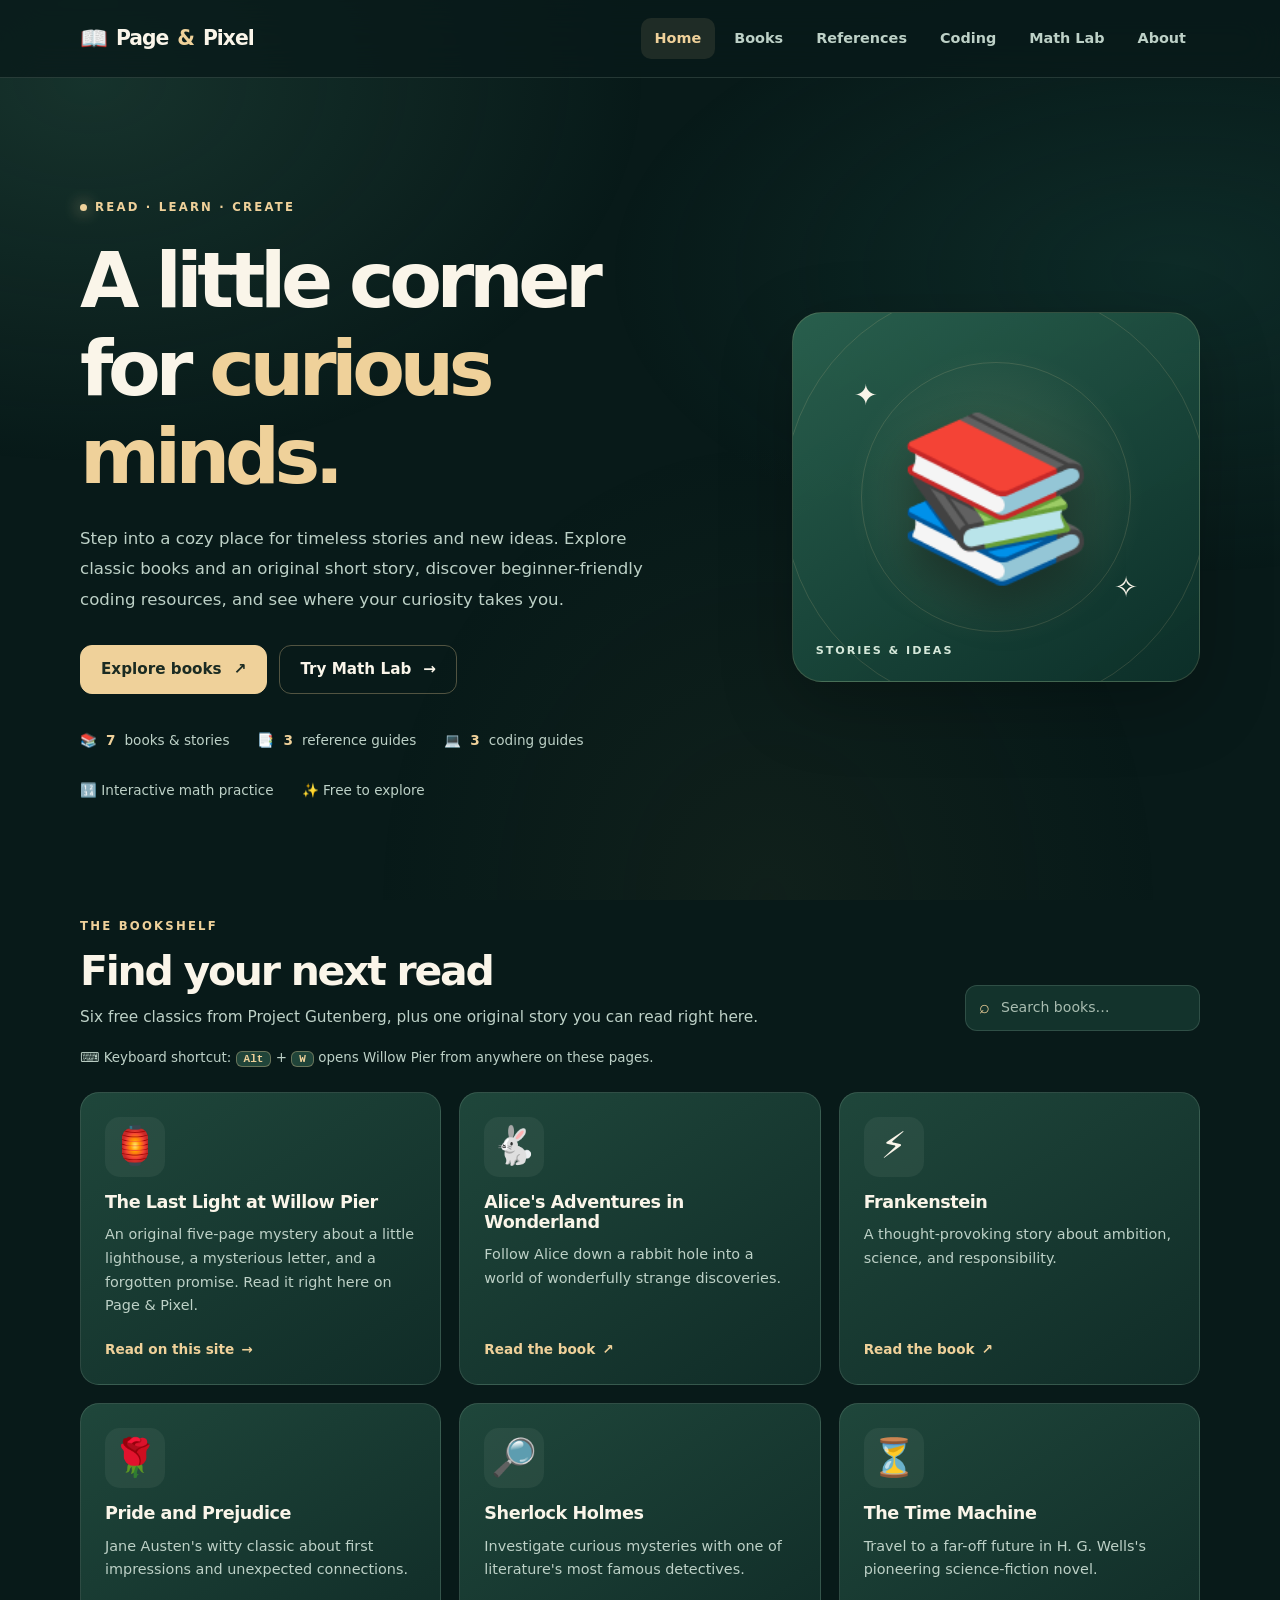
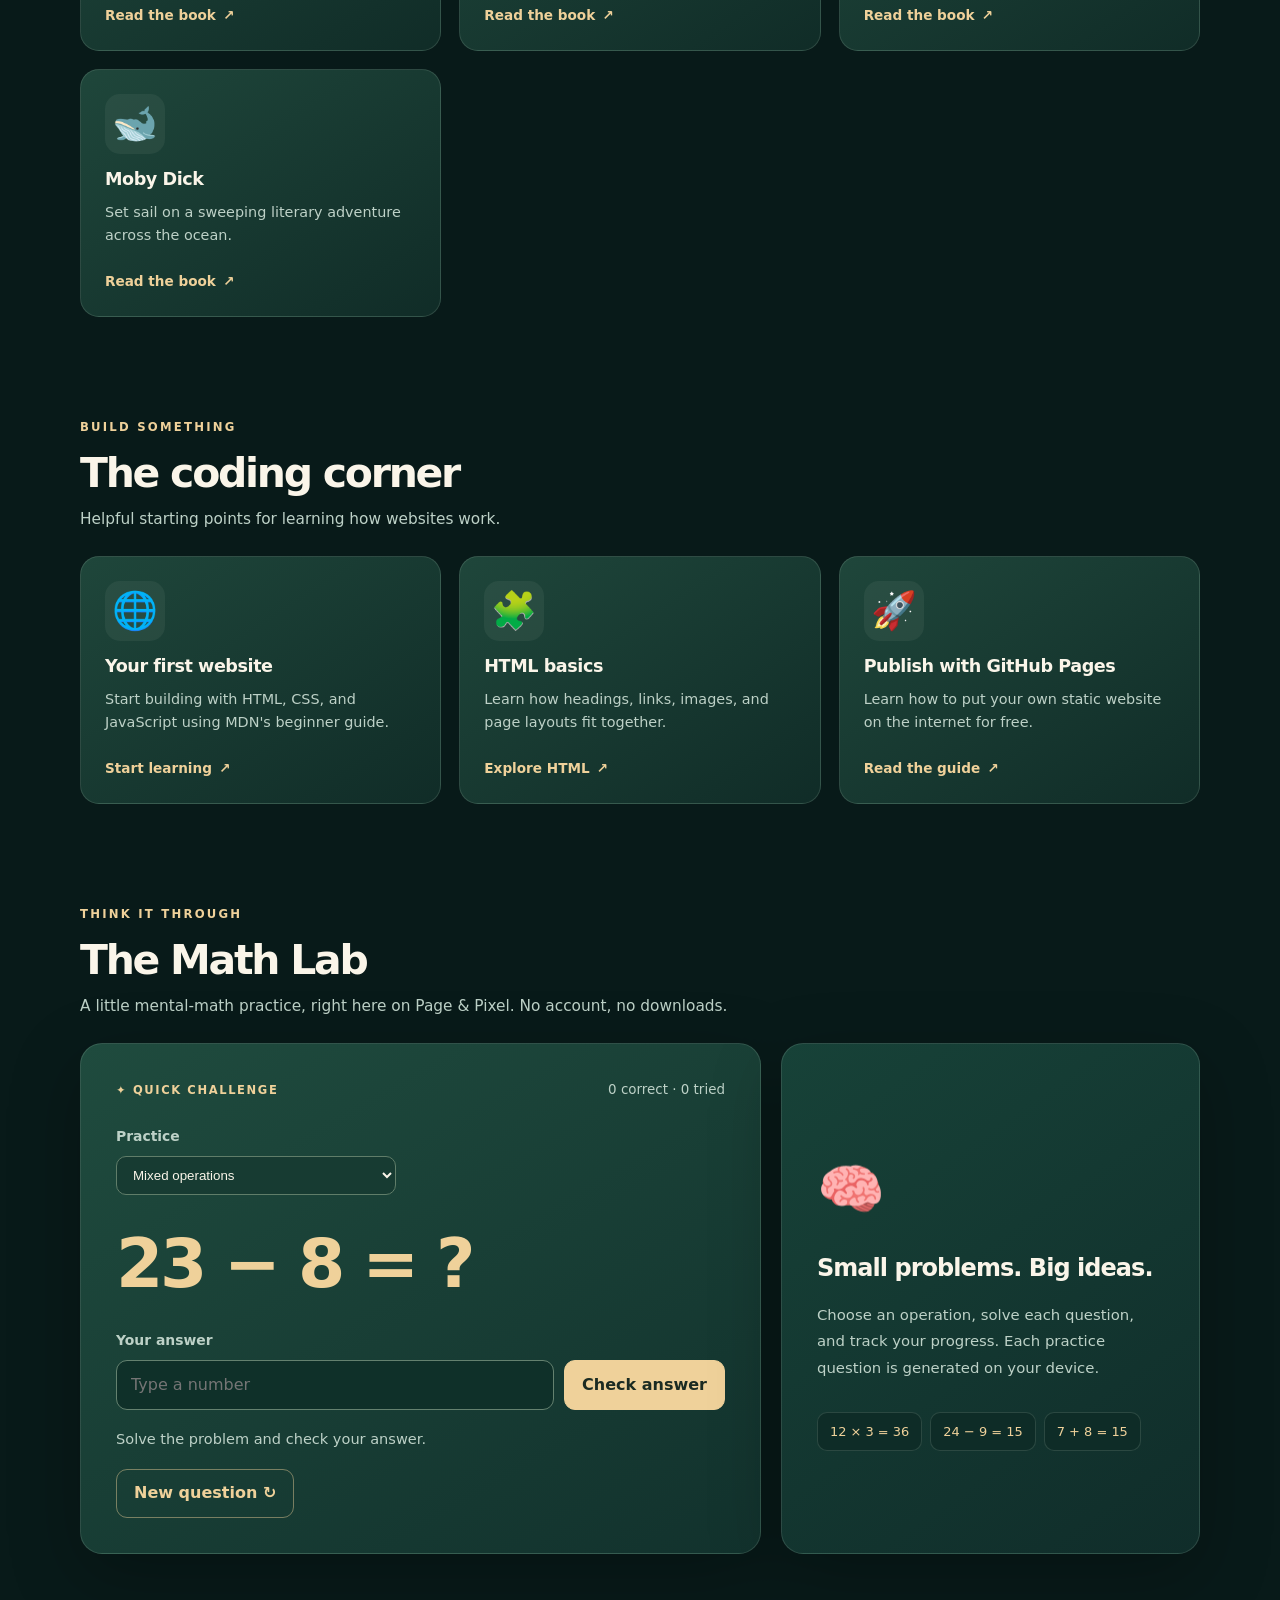
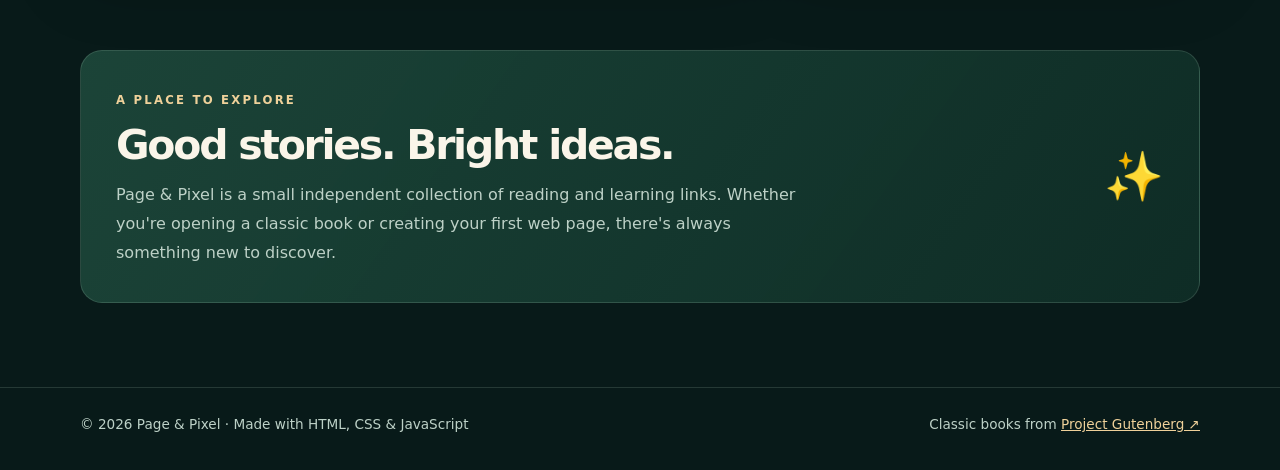
<file: index.html>
<!DOCTYPE html>

<html lang="en">
<head>
<meta charset="utf-8"/>
<meta content="width=device-width, initial-scale=1" name="viewport"/>
<meta content="#0b2421" name="theme-color"/>
<meta content="Page &amp; Pixel is a cozy corner for classic books, an original short story, and beginner-friendly coding resources." name="description"/>
<title>Page &amp; Pixel | Read. Learn. Create.</title>
<link href="assets/css/home.css" rel="stylesheet"/>
<link href="assets/img/bookmark.svg" rel="icon" type="image/svg+xml"/></head>
<body>
<a class="skip" href="#main">Skip to content</a>
<div aria-hidden="true" class="progress" id="progress"></div>
<header class="site-header" id="home">
<div class="container header-inner">
<a aria-label="Page and Pixel homepage" class="brand" href="#home"><span aria-hidden="true" class="brand-mark">📖</span> Page <b>&amp;</b> Pixel</a>
<button aria-controls="siteNav" aria-expanded="false" aria-label="Open navigation" class="nav-toggle" id="navToggle">☰</button>
<nav aria-label="Main navigation" class="nav" id="siteNav">
<a aria-current="location" href="#home">Home</a>
<a href="#books">Books</a>
<a href="#references">References</a>
<a href="#coding">Coding</a>
<a href="#math">Math Lab</a>
<a href="#about">About</a>
</nav>
</div>
</header>
<main class="container" id="main">
<section aria-labelledby="welcome-title" class="hero">
<div class="reveal">
<div class="eyebrow"><span aria-hidden="true" class="dot"></span> Read · Learn · Create</div>
<h1 id="welcome-title">A little corner for <span class="accent">curious minds.</span></h1>
<p>Step into a cozy place for timeless stories and new ideas. Explore classic books and an original short story, discover beginner-friendly coding resources, and see where your curiosity takes you.</p>
<div class="buttons">
<a class="button" href="#books">Explore books <span aria-hidden="true">↗</span></a>
<a class="button secondary" href="#math">Try Math Lab <span aria-hidden="true">→</span></a>
</div>
<div aria-label="Site highlights" class="stats">
<div class="stat">📚 <strong>7</strong> books &amp; stories</div>
<div class="stat">📑 <strong>3</strong> reference guides</div>
          <div class="stat">💻 <strong>3</strong> coding guides</div>
<div class="stat">🔢 Interactive math practice</div>
<div class="stat">✨ Free to explore</div>
</div>
</div>
<div aria-hidden="true" class="hero-visual reveal">
<div class="halo"></div>
<span class="orbit one">✦</span><span class="orbit two">✧</span>
<span class="hero-book">📚</span>
<span class="art-caption">Stories &amp; ideas</span>
</div>
</section>
<section aria-labelledby="books-title" class="content-section" id="books">
<div class="section-top reveal">
<div><div class="eyebrow">The bookshelf</div><h2 id="books-title">Find your next read</h2><p class="section-description">Six free classics from Project Gutenberg, plus one original story you can read right here.</p></div>
<label class="search-wrap"><span aria-hidden="true">⌕</span><input aria-label="Search books" autocomplete="off" id="bookSearch" placeholder="Search books…" type="search"/></label>
</div>
<p class="keyboard-hint reveal">⌨️ Keyboard shortcut: <kbd>Alt</kbd> + <kbd>W</kbd> opens Willow Pier from anywhere on these pages.</p>
<div class="cards" id="bookCards">
<a class="card reveal" href="willow-pier.html"><span aria-hidden="true" class="emoji">🏮</span><h3>The Last Light at Willow Pier</h3><p>An original five-page mystery about a little lighthouse, a mysterious letter, and a forgotten promise. Read it right here on Page &amp; Pixel.</p><span class="card-link">Read on this site <span aria-hidden="true">→</span></span></a>
<a class="card reveal" href="https://www.gutenberg.org/ebooks/11" rel="noopener noreferrer" target="_blank"><span aria-hidden="true" class="emoji">🐇</span><h3>Alice's Adventures in Wonderland</h3><p>Follow Alice down a rabbit hole into a world of wonderfully strange discoveries.</p><span class="card-link">Read the book <span aria-hidden="true">↗</span></span></a>
<a class="card reveal" href="https://www.gutenberg.org/ebooks/84" rel="noopener noreferrer" target="_blank"><span aria-hidden="true" class="emoji">⚡</span><h3>Frankenstein</h3><p>A thought-provoking story about ambition, science, and responsibility.</p><span class="card-link">Read the book <span aria-hidden="true">↗</span></span></a>
<a class="card reveal" href="https://www.gutenberg.org/ebooks/1342" rel="noopener noreferrer" target="_blank"><span aria-hidden="true" class="emoji">🌹</span><h3>Pride and Prejudice</h3><p>Jane Austen's witty classic about first impressions and unexpected connections.</p><span class="card-link">Read the book <span aria-hidden="true">↗</span></span></a>
<a class="card reveal" href="https://www.gutenberg.org/ebooks/1661" rel="noopener noreferrer" target="_blank"><span aria-hidden="true" class="emoji">🔎</span><h3>Sherlock Holmes</h3><p>Investigate curious mysteries with one of literature's most famous detectives.</p><span class="card-link">Read the book <span aria-hidden="true">↗</span></span></a>
<a class="card reveal" href="https://www.gutenberg.org/ebooks/35" rel="noopener noreferrer" target="_blank"><span aria-hidden="true" class="emoji">⏳</span><h3>The Time Machine</h3><p>Travel to a far-off future in H. G. Wells's pioneering science-fiction novel.</p><span class="card-link">Read the book <span aria-hidden="true">↗</span></span></a>
<a class="card reveal" href="https://www.gutenberg.org/ebooks/2701" rel="noopener noreferrer" target="_blank"><span aria-hidden="true" class="emoji">🐋</span><h3>Moby Dick</h3><p>Set sail on a sweeping literary adventure across the ocean.</p><span class="card-link">Read the book <span aria-hidden="true">↗</span></span></a>
</div>
<p class="empty" hidden="" id="emptySearch" role="status">No matching books found. Try another title!</p>
</section>
<section aria-labelledby="coding-title" class="content-section" id="coding">
<div class="section-top reveal">
<div><div class="eyebrow">Build something</div><h2 id="coding-title">The coding corner</h2><p class="section-description">Helpful starting points for learning how websites work.</p></div>
</div>
<div class="cards">
<a class="card reveal" href="https://developer.mozilla.org/en-US/docs/Learn_web_development/Getting_started/Your_first_website" rel="noopener noreferrer" target="_blank"><span aria-hidden="true" class="emoji">🌐</span><h3>Your first website</h3><p>Start building with HTML, CSS, and JavaScript using MDN's beginner guide.</p><span class="card-link">Start learning <span aria-hidden="true">↗</span></span></a>
<a class="card reveal" href="https://www.w3schools.com/html/" rel="noopener noreferrer" target="_blank"><span aria-hidden="true" class="emoji">🧩</span><h3>HTML basics</h3><p>Learn how headings, links, images, and page layouts fit together.</p><span class="card-link">Explore HTML <span aria-hidden="true">↗</span></span></a>
<a class="card reveal" href="https://docs.github.com/en/pages/getting-started-with-github-pages/creating-a-github-pages-site" rel="noopener noreferrer" target="_blank"><span aria-hidden="true" class="emoji">🚀</span><h3>Publish with GitHub Pages</h3><p>Learn how to put your own static website on the internet for free.</p><span class="card-link">Read the guide <span aria-hidden="true">↗</span></span></a>
</div>
</section>
<section aria-labelledby="math-title" class="content-section" id="math">
<div class="section-top reveal">
<div><div class="eyebrow">Think it through</div><h2 id="math-title">The Math Lab</h2><p class="section-description">A little mental-math practice, right here on Page &amp; Pixel. No account, no downloads.</p></div>
</div>
<div class="math-layout">
<div class="math-panel reveal">
<div class="math-panel-head"><span class="math-tag">✦ QUICK CHALLENGE</span><span aria-live="polite" class="math-score" id="mathScore">0 correct · 0 tried</span></div>
<form autocomplete="off" id="mathForm">
<label class="math-mode-label" for="mathMode">Practice</label>
<select aria-label="Choose math operation" id="mathMode">
<option value="mix">Mixed operations</option>
<option value="add">Addition</option>
<option value="subtract">Subtraction</option>
<option value="multiply">Multiplication</option>
</select>
<div aria-live="polite" class="math-question" id="mathQuestion">8 + 5 = ?</div>
<label class="math-answer-label" for="mathAnswer">Your answer</label>
<div class="math-answer-row"><input id="mathAnswer" inputmode="numeric" placeholder="Type a number" required="" step="1" type="number"/><button id="mathCheck" type="submit">Check answer</button></div>
<p aria-live="polite" class="math-feedback" id="mathFeedback">Solve the problem and check your answer.</p>
<button class="math-next" id="mathNext" type="button">New question ↻</button>
</form>
</div>
<aside class="math-aside reveal">
<span aria-hidden="true" class="math-aside-icon">🧠</span>
<h3>Small problems. Big ideas.</h3>
<p>Choose an operation, solve each question, and track your progress. Each practice question is generated on your device.</p>
<div aria-hidden="true" class="math-mini-equations"><span>12 × 3 = 36</span><span>24 − 9 = 15</span><span>7 + 8 = 15</span></div>
</aside>
</div>
</section>
<section aria-labelledby="about-title" class="content-section" id="about">
<div class="about reveal">
<div><div class="eyebrow">A place to explore</div><h2 id="about-title">Good stories. Bright ideas.</h2><p>Page &amp; Pixel is a small independent collection of reading and learning links. Whether you're opening a classic book or creating your first web page, there's always something new to discover.</p></div>
<span aria-hidden="true" class="about-emoji">✨</span>
</div>
</section>
</main>
<footer><div class="container footer-inner"><span>© <span id="year">2026</span> Page &amp; Pixel · Made with HTML, CSS &amp; JavaScript</span><span>Classic books from <a href="https://www.gutenberg.org/" rel="noopener noreferrer" target="_blank">Project Gutenberg ↗</a></span></div></footer>
<button aria-label="Back to top" class="to-top" id="toTop" type="button">↑</button>
<script defer src="assets/js/home.js"></script>
</body>
</html>
</file>
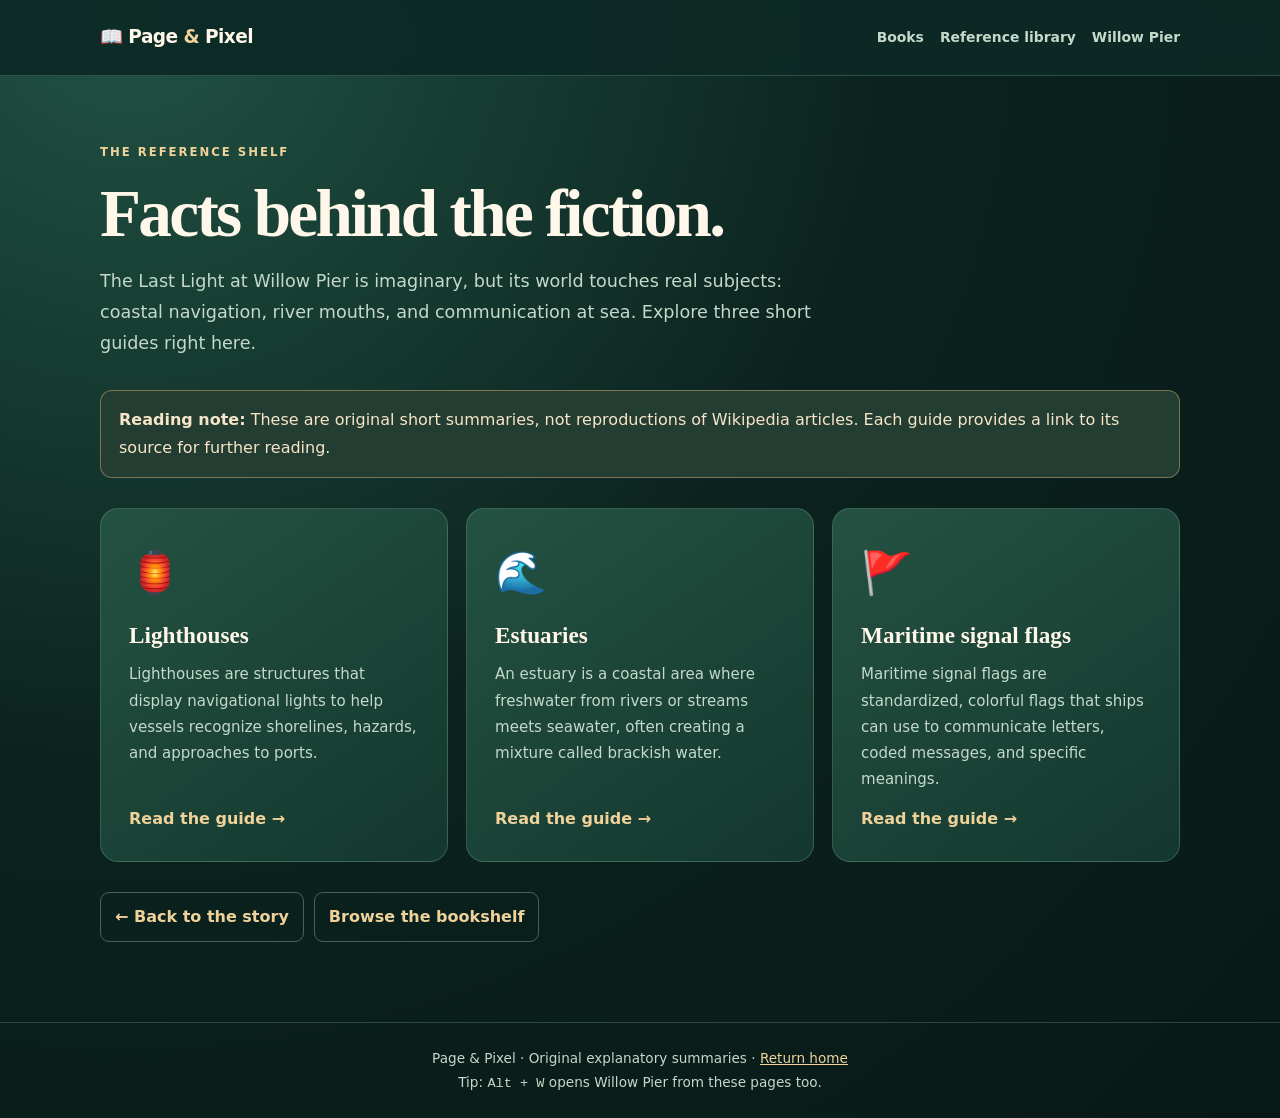
<file: references/index.html>
<!doctype html>
<html lang="en">
<head>
<meta charset="utf-8"><meta name="viewport" content="width=device-width,initial-scale=1">
<meta name="theme-color" content="#0b2421"><meta name="description" content="Learn about lighthouses, estuaries, and maritime signal flags with original reference notes.">
<title>Reference Library | Page &amp; Pixel</title>
<link rel="icon" type="image/svg+xml" href="../assets/img/bookmark.svg">
<link rel="stylesheet" href="../assets/css/references.css">
<script src="../assets/js/reference-quiz.js" defer></script>
</head>
<body>
<a href="#main" class="skip">Skip to main content</a>
<header class="top"><div class="top-inner"><a class="brand" href="../index.html">📖 Page <b>&amp;</b> Pixel</a><nav class="nav" aria-label="Site"><a href="../index.html#books">Books</a><a href="index.html">Reference library</a><a href="../willow-pier.html#reader">Willow Pier</a></nav></div></header>
<main id="main">
<p class="eyebrow">The reference shelf</p><h1>Facts behind the fiction.</h1><p class="lead">The Last Light at Willow Pier is imaginary, but its world touches real subjects: coastal navigation, river mouths, and communication at sea. Explore three short guides right here.</p><div class="note"><strong>Reading note:</strong> These are original short summaries, not reproductions of Wikipedia articles. Each guide provides a link to its source for further reading.</div><div class="tiles"><a class="tile" href="lighthouses.html"><span class="icon" aria-hidden="true">🏮</span><h2>Lighthouses</h2><p>Lighthouses are structures that display navigational lights to help vessels recognize shorelines, hazards, and approaches to ports.</p><span class="more">Read the guide →</span></a>
<a class="tile" href="estuaries.html"><span class="icon" aria-hidden="true">🌊</span><h2>Estuaries</h2><p>An estuary is a coastal area where freshwater from rivers or streams meets seawater, often creating a mixture called brackish water.</p><span class="more">Read the guide →</span></a>
<a class="tile" href="signal-flags.html"><span class="icon" aria-hidden="true">🚩</span><h2>Maritime signal flags</h2><p>Maritime signal flags are standardized, colorful flags that ships can use to communicate letters, coded messages, and specific meanings.</p><span class="more">Read the guide →</span></a></div><div class="related-nav"><a href="../willow-pier.html#reader">← Back to the story</a><a href="../index.html#books">Browse the bookshelf</a></div></main>
<footer class="page-foot">Page &amp; Pixel · Original explanatory summaries · <a href="../index.html">Return home</a><br>Tip: <kbd>Alt + W</kbd> opens Willow Pier from these pages too.</footer>
<script src="../assets/js/reference-shortcuts.js" defer></script>
</body></html>
</file>
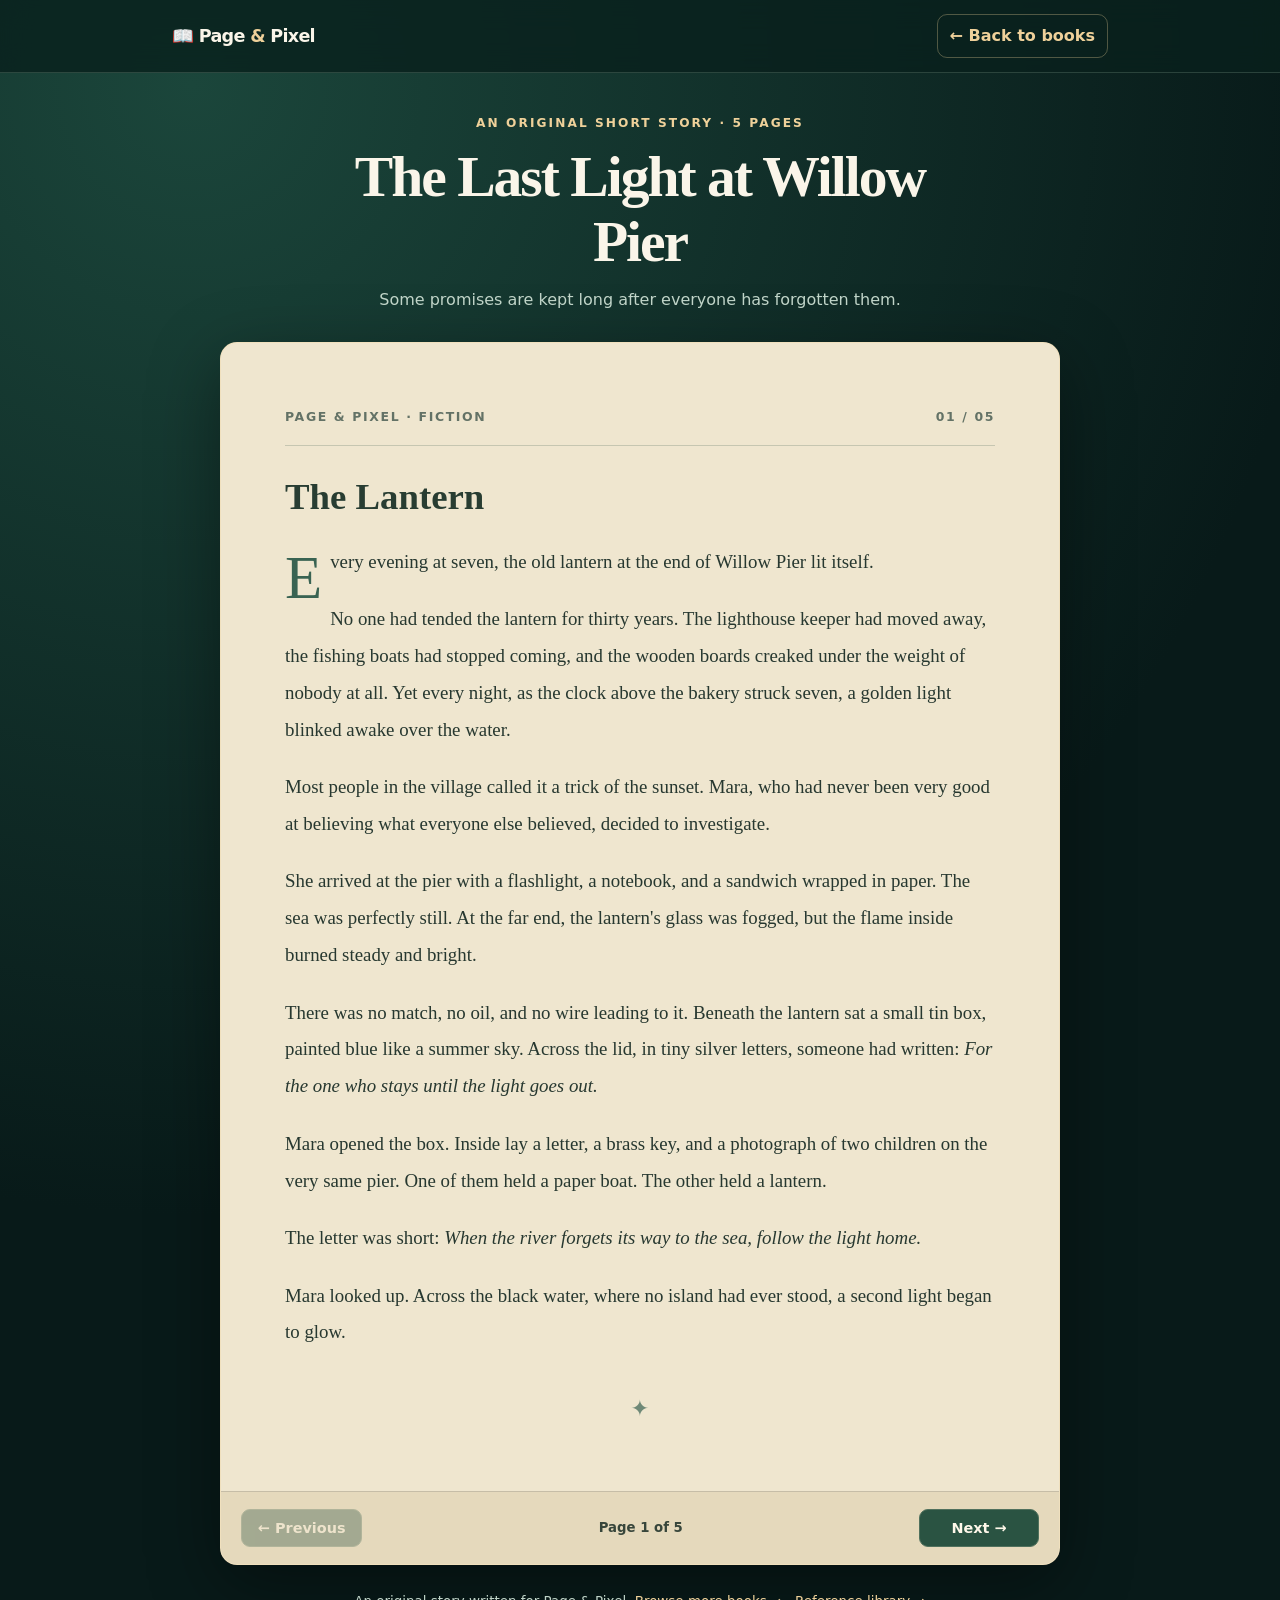
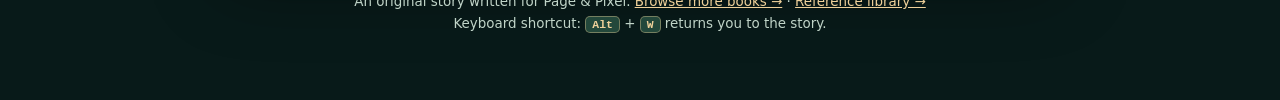
<file: willow-pier.html>
<!DOCTYPE html>

<html lang="en">
<head>
<meta charset="utf-8"/>
<meta content="width=device-width, initial-scale=1" name="viewport"/>
<meta content="#0b2421" name="theme-color"/>
<meta content="Read The Last Light at Willow Pier, an original five-page short story from Page &amp; Pixel." name="description"/>
<title>The Last Light at Willow Pier | Page &amp; Pixel</title>
<link href="assets/css/reader.css" rel="stylesheet"/>
<link href="assets/img/bookmark.svg" rel="icon" type="image/svg+xml"/></head>
<body>
<a class="skip" href="#reader">Skip to story</a>
<header class="top"><div class="top-inner"><a class="brand" href="index.html">📖 Page <b>&amp;</b> Pixel</a><a class="back" href="index.html#books">← Back to books</a></div></header>
<main>
<div class="intro"><div class="label">An original short story · 5 pages</div><h1>The Last Light at Willow Pier</h1><p class="subtitle">Some promises are kept long after everyone has forgotten them.</p></div>
<div class="reader" id="reader">
<article aria-label="Page 1 of 5" class="page story" data-page="1">
<div class="page-head"><span>Page &amp; Pixel · Fiction</span><span>01 / 05</span></div>
<h2 class="chapter-title">The Lantern</h2>
<p>Every evening at seven, the old lantern at the end of Willow Pier lit itself.</p>
<p>No one had tended the lantern for thirty years. The lighthouse keeper had moved away, the fishing boats had stopped coming, and the wooden boards creaked under the weight of nobody at all. Yet every night, as the clock above the bakery struck seven, a golden light blinked awake over the water.</p>
<p>Most people in the village called it a trick of the sunset. Mara, who had never been very good at believing what everyone else believed, decided to investigate.</p>
<p>She arrived at the pier with a flashlight, a notebook, and a sandwich wrapped in paper. The sea was perfectly still. At the far end, the lantern's glass was fogged, but the flame inside burned steady and bright.</p>
<p>There was no match, no oil, and no wire leading to it. Beneath the lantern sat a small tin box, painted blue like a summer sky. Across the lid, in tiny silver letters, someone had written: <em>For the one who stays until the light goes out.</em></p>
<p>Mara opened the box. Inside lay a letter, a brass key, and a photograph of two children on the very same pier. One of them held a paper boat. The other held a lantern.</p>
<p>The letter was short: <em>When the river forgets its way to the sea, follow the light home.</em></p>
<p>Mara looked up. Across the black water, where no island had ever stood, a second light began to glow.</p>
<div aria-hidden="true" class="ornament">✦</div>
</article>
<article aria-label="Page 2 of 5" class="page story" data-page="2" hidden="">
<div class="page-head"><span>Page &amp; Pixel · Fiction</span><span>02 / 05</span></div>
<h2 class="chapter-title">The Promise</h2>
<p>It wasn't an island. It was a boat, so small and pale that it looked like a folded piece of moonlight.</p>
<p>The boat drifted toward the pier without a splash. On its bow hung a lock shaped like a star. Mara fitted the brass key into it, and the little door of a wooden chest swung open.</p>
<p>Inside was a second photograph. The two children were older now, standing beneath a banner that read <em>Willow Pier, Opening Day.</em> On the back, someone had written: <em>We promised to keep a light burning until the last boat found its way back.</em></p>
<p>Mara knew the girl in the picture. It was her grandmother, who had spent her life telling stories about the sea, and who always left a lamp glowing in the kitchen window.</p>
<p>At the bottom of the chest lay a folded map, drawn in blue ink. A thin line wound from the village through the marshes and into the sea. Mara recognized the path: it was the old river, the one that had dried up before she was born.</p>
<p>She raised her flashlight and traced the line across the dark shoreline. Beyond the reeds, she heard something she had never heard there before—the quiet rush of moving water. A stream had returned after the evening rain, and it was filling the riverbed one little bend at a time.</p>
<p>As the first trickle reached the sea, the lantern at Willow Pier flickered. Then it went dark.</p>
<p>Mara waited, expecting the night to feel empty. Instead, across the village, one kitchen window shone gold. Then another. Then a third. The people of Willow had noticed the water and come out with lamps of their own.</p>
<p>She put the photographs carefully into her notebook and started home beneath a hundred small lights. Tomorrow, she would ask her grandmother about the promise. But when she reached the end of the pier, she found a fresh envelope tucked beneath her bicycle bell.</p>
<p>On the front, in the same silver handwriting as the tin box, were five words: <em>There is one light left.</em></p>
<div aria-hidden="true" class="ornament">✦</div>
</article>
<article aria-label="Page 3 of 5" class="page story" data-page="3" hidden="">
<div class="page-head"><span>Page &amp; Pixel · Fiction</span><span>03 / 05</span></div>
<h2 class="chapter-title">The Map in the Kitchen</h2>
<p>At breakfast, Mara's grandmother was already awake. She sat by the kitchen window, polishing a small brass compass that Mara had never seen before. A lamp burned beside her teacup, though sunlight filled the room.</p>
<p>Mara spread the two photographs, the letter, and the new envelope across the table. Her grandmother read the five silver words and closed her eyes. For a moment she looked less like someone remembering a story and more like someone listening for a familiar voice.</p>
<p>“I was twelve when my brother Elias and I made that promise,” she said. “The river was wide then, and boats came to Willow from every corner of the coast. We thought a lantern could solve anything.”</p>
<p>“Who wrote this?” Mara asked, touching the envelope.</p>
<p>“Elias always wrote in silver ink. He said ordinary ink was too easy for the sea to wash away.”</p>
<p>Her grandmother reached beneath the table and pulled out a wooden drawer. Inside were receipts from the old ferry, a bundle of postcards, and a map much larger than the one Mara had found in the chest. The paper smelled faintly of salt and oranges.</p>
<p>Three small circles had been drawn around the village: the lantern at Willow Pier, the bakery clock, and a narrow building on the northern headland marked <em>Signal House</em>. A red line connected them, ending at a lighthouse that no longer appeared on any modern map.</p>
<p>“The pier lantern wasn't meant to stay lit forever,” her grandmother explained. “It was the first light in a chain. Each one told the next where to look. When the river vanished, we stopped checking the chain.”</p>
<p>Mara unfolded the second letter. There was a tiny drawing on the back: a crescent moon above three windows. Beside it, one instruction: <em>Before the tide turns.</em></p>
<p>Outside, the morning bell rang. Her grandmother looked toward the headland. “Then we'd better find Signal House,” she said.</p>
<div aria-hidden="true" class="ornament">✦</div>
</article>
<article aria-label="Page 4 of 5" class="page story" data-page="4" hidden="">
<div class="page-head"><span>Page &amp; Pixel · Fiction</span><span>04 / 05</span></div>
<h2 class="chapter-title">Signal House</h2>
<p>The path to Signal House had almost disappeared beneath brambles. Mara and her grandmother followed the red line on the old map through wet grass and wind-bent pines until the sea opened beneath them like a sheet of hammered silver.</p>
<p>The building was hardly a house at all. It had three narrow windows, a crooked chimney, and a door painted the same bright blue as the tin box. Above the handle hung a crescent of rusted metal.</p>
<p>Mara tried the brass key. It didn't fit. Her grandmother laughed softly, then pushed the door with one finger. The hinges complained, but the door swung inward.</p>
<p>Dust lay over everything except a round table in the center of the room. Someone had recently wiped it clean. On the table stood three unlit glass lamps and a little notebook wrapped in string.</p>
<p>The notebook belonged to Elias. Its pages recorded tides, storms, and boats that had made it safely through the estuary. Some entries were practical—<em>north light needs new glass</em>—and others sounded like wishes: <em>One day there will be enough windows shining that no traveler can mistake the shore.</em></p>
<p>Near the back, a sketch showed how the signal worked. One lamp illuminated the next across the bay. The final light, high on the headland, guided boats toward the river mouth.</p>
<p>“But there haven't been boats here for years,” Mara said.</p>
<p>Her grandmother was examining the final page. “Not every lost traveler is on a boat,” she answered.</p>
<p>A line beneath the drawing had been underlined twice: <em>If the last light goes out, someone must choose to light it again.</em></p>
<p>As Mara read those words, the room darkened. Clouds were gathering over the water, and the tide was rising against the rocks. Far below, a tiny fishing boat appeared at the edge of the bay, turning uncertainly in the mist.</p>
<p>The three lamps stood silent on the table. Mara looked at the windows, then at the boat. There was no time to wonder whether old promises still mattered.</p>
<div aria-hidden="true" class="ornament">✦</div>
</article>
<article aria-label="Page 5 of 5" class="page story" data-page="5" hidden="">
<div class="page-head"><span>Page &amp; Pixel · Fiction</span><span>05 / 05</span></div>
<h2 class="chapter-title">A Hundred Small Lights</h2>
<p>Mara carried the lamps to the windows while her grandmother searched the cupboards for matches. They found only a damp box and a stub of candle. Mara struck a match once; it snapped. She tried another, shielding it from the draft, and a tiny flame took hold.</p>
<p>They lit the first lamp and then the second. When Mara reached the third window, she saw a light flash from the bakery in the village below. Someone had noticed.</p>
<p>Across Willow, windows glimmered one by one. People set lanterns on porches and in upper rooms. The lights didn't form a perfect line, but they made a path of warmth along the shore. Through the fog, the fishing boat turned toward the river's newly opened mouth.</p>
<p>“Elias would have liked that,” Mara's grandmother said.</p>
<p>“Did he ever come back?” Mara asked.</p>
<p>“He did,” her grandmother replied. “Many times. And when he couldn't travel anymore, he sent letters. The light was our way of saying we were still here, even when we couldn't see each other.”</p>
<p>They watched until the boat reached calm water. The wind eased. Above them, a pale strip of moon appeared between the clouds, and for the first time Mara understood why the old maps had drawn a crescent over Signal House.</p>
<p>That evening, she returned to Willow Pier. The old lantern stayed dark. Mara didn't mind. She placed a new little lamp beside it and wrote a note for whoever found it next: <em>If you ever feel lost, look for the lights people leave for one another.</em></p>
<p>And when the bakery clock struck seven, Mara watched the village shine—not because of a mystery nobody understood, but because people had chosen to remember.</p>
<div aria-hidden="true" class="ornament">✦   The End   ✦</div>
<aside aria-label="Related reading" class="related">
<h3>Further reading</h3>
<p>This story is fictional. These links open original reference pages hosted here on Page &amp; Pixel, with links to the external source articles. They are background reading, not evidence for fictional events.</p>
<ul>
<li><a href="references/lighthouses.html">Lighthouses — Read on this site →</a></li>
<li><a href="references/estuaries.html">Estuaries — Read on this site →</a></li>
<li><a href="references/signal-flags.html">Maritime signal flags — Read on this site →</a></li>
</ul>
</aside>
</article>
<nav aria-label="Story pages" class="controls"><button disabled="" id="prev" type="button">← Previous</button><span aria-live="polite" class="page-count" id="count">Page 1 of 5</span><button id="next" type="button">Next →</button></nav>
</div>
<div class="footer-note">An original story written for Page &amp; Pixel. <a href="index.html#books">Browse more books →</a> · <a href="references/index.html">Reference library →</a><br/>Keyboard shortcut: <kbd>Alt</kbd> + <kbd>W</kbd> returns you to the story.</div>
</main>
<script defer src="assets/js/reader.js"></script>
</body>
</html>
</file>
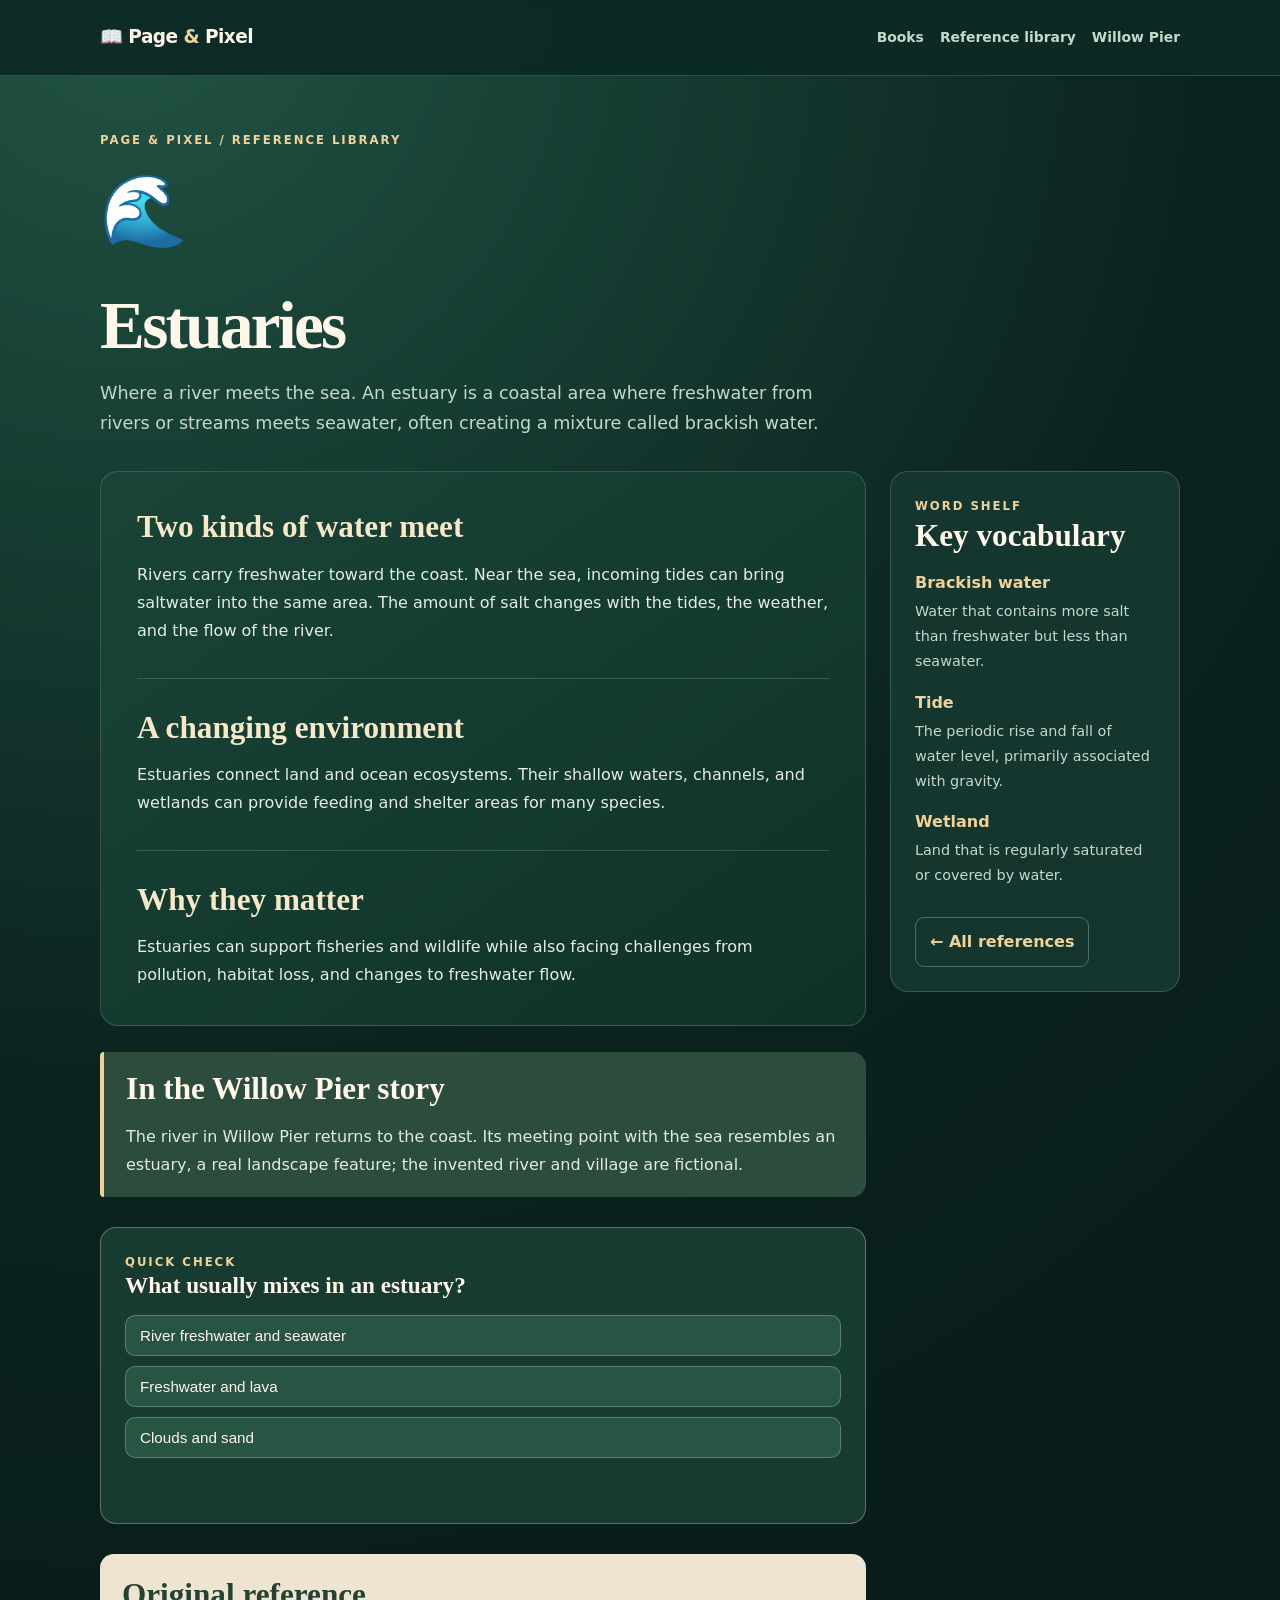
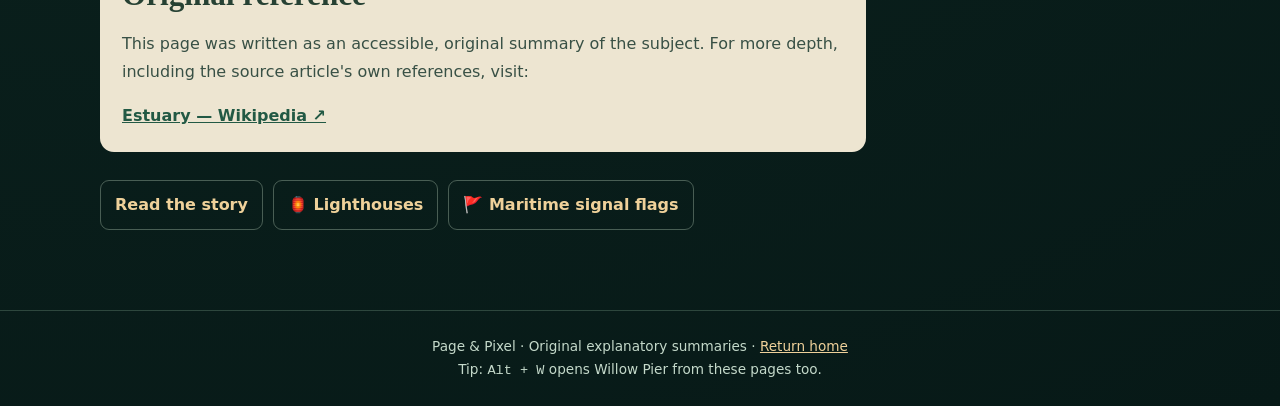
<file: references/estuaries.html>
<!doctype html>
<html lang="en">
<head>
<meta charset="utf-8"><meta name="viewport" content="width=device-width,initial-scale=1">
<meta name="theme-color" content="#0b2421"><meta name="description" content="An estuary is a coastal area where freshwater from rivers or streams meets seawater, often creating a mixture called brackish water.">
<title>Estuaries | Page &amp; Pixel</title>
<link rel="icon" type="image/svg+xml" href="../assets/img/bookmark.svg">
<link rel="stylesheet" href="../assets/css/references.css">
<script src="../assets/js/reference-quiz.js" defer></script>
</head>
<body>
<a href="#main" class="skip">Skip to main content</a>
<header class="top"><div class="top-inner"><a class="brand" href="../index.html">📖 Page <b>&amp;</b> Pixel</a><nav class="nav" aria-label="Site"><a href="../index.html#books">Books</a><a href="index.html">Reference library</a><a href="../willow-pier.html#reader">Willow Pier</a></nav></div></header>
<main id="main">
<div class="eyebrow">Page &amp; Pixel / Reference library</div><div class="hero-visual" aria-hidden="true">🌊</div><h1>Estuaries</h1><p class="lead">Where a river meets the sea. An estuary is a coastal area where freshwater from rivers or streams meets seawater, often creating a mixture called brackish water.</p>
<div class="article"><div>
<article class="body-card"><section><h2>Two kinds of water meet</h2><p>Rivers carry freshwater toward the coast. Near the sea, incoming tides can bring saltwater into the same area. The amount of salt changes with the tides, the weather, and the flow of the river.</p></section><section><h2>A changing environment</h2><p>Estuaries connect land and ocean ecosystems. Their shallow waters, channels, and wetlands can provide feeding and shelter areas for many species.</p></section><section><h2>Why they matter</h2><p>Estuaries can support fisheries and wildlife while also facing challenges from pollution, habitat loss, and changes to freshwater flow.</p></section></article>
<div class="story-callout"><h2>In the Willow Pier story</h2><p>The river in Willow Pier returns to the coast. Its meeting point with the sea resembles an estuary, a real landscape feature; the invented river and village are fictional.</p></div>
<section class="quiz" data-quiz data-answer="0" aria-label="Quick review"><div class="eyebrow">Quick check</div><h2>What usually mixes in an estuary?</h2><div class="choices"><button type="button" data-option="0">River freshwater and seawater</button><button type="button" data-option="1">Freshwater and lava</button><button type="button" data-option="2">Clouds and sand</button></div><p tabindex="-1" role="status" class="quiz-feedback" aria-live="polite"></p></section>
<section class="source-box"><h2>Original reference</h2><p>This page was written as an accessible, original summary of the subject. For more depth, including the source article's own references, visit:</p><a href="https://en.wikipedia.org/wiki/Estuary" target="_blank" rel="noopener noreferrer">Estuary — Wikipedia ↗</a></section>
</div><aside class="side-card" aria-label="Vocabulary"><div class="eyebrow">Word shelf</div><h2>Key vocabulary</h2><dl><dt>Brackish water</dt><dd>Water that contains more salt than freshwater but less than seawater.</dd><dt>Tide</dt><dd>The periodic rise and fall of water level, primarily associated with gravity.</dd><dt>Wetland</dt><dd>Land that is regularly saturated or covered by water.</dd></dl><div class="related-nav"><a href="index.html">← All references</a></div></aside></div>
<div class="related-nav"><a href="../willow-pier.html#reader">Read the story</a><a href="lighthouses.html">🏮 Lighthouses</a><a href="signal-flags.html">🚩 Maritime signal flags</a></div></main>
<footer class="page-foot">Page &amp; Pixel · Original explanatory summaries · <a href="../index.html">Return home</a><br>Tip: <kbd>Alt + W</kbd> opens Willow Pier from these pages too.</footer>
<script src="../assets/js/reference-shortcuts.js" defer></script>
</body></html>
</file>
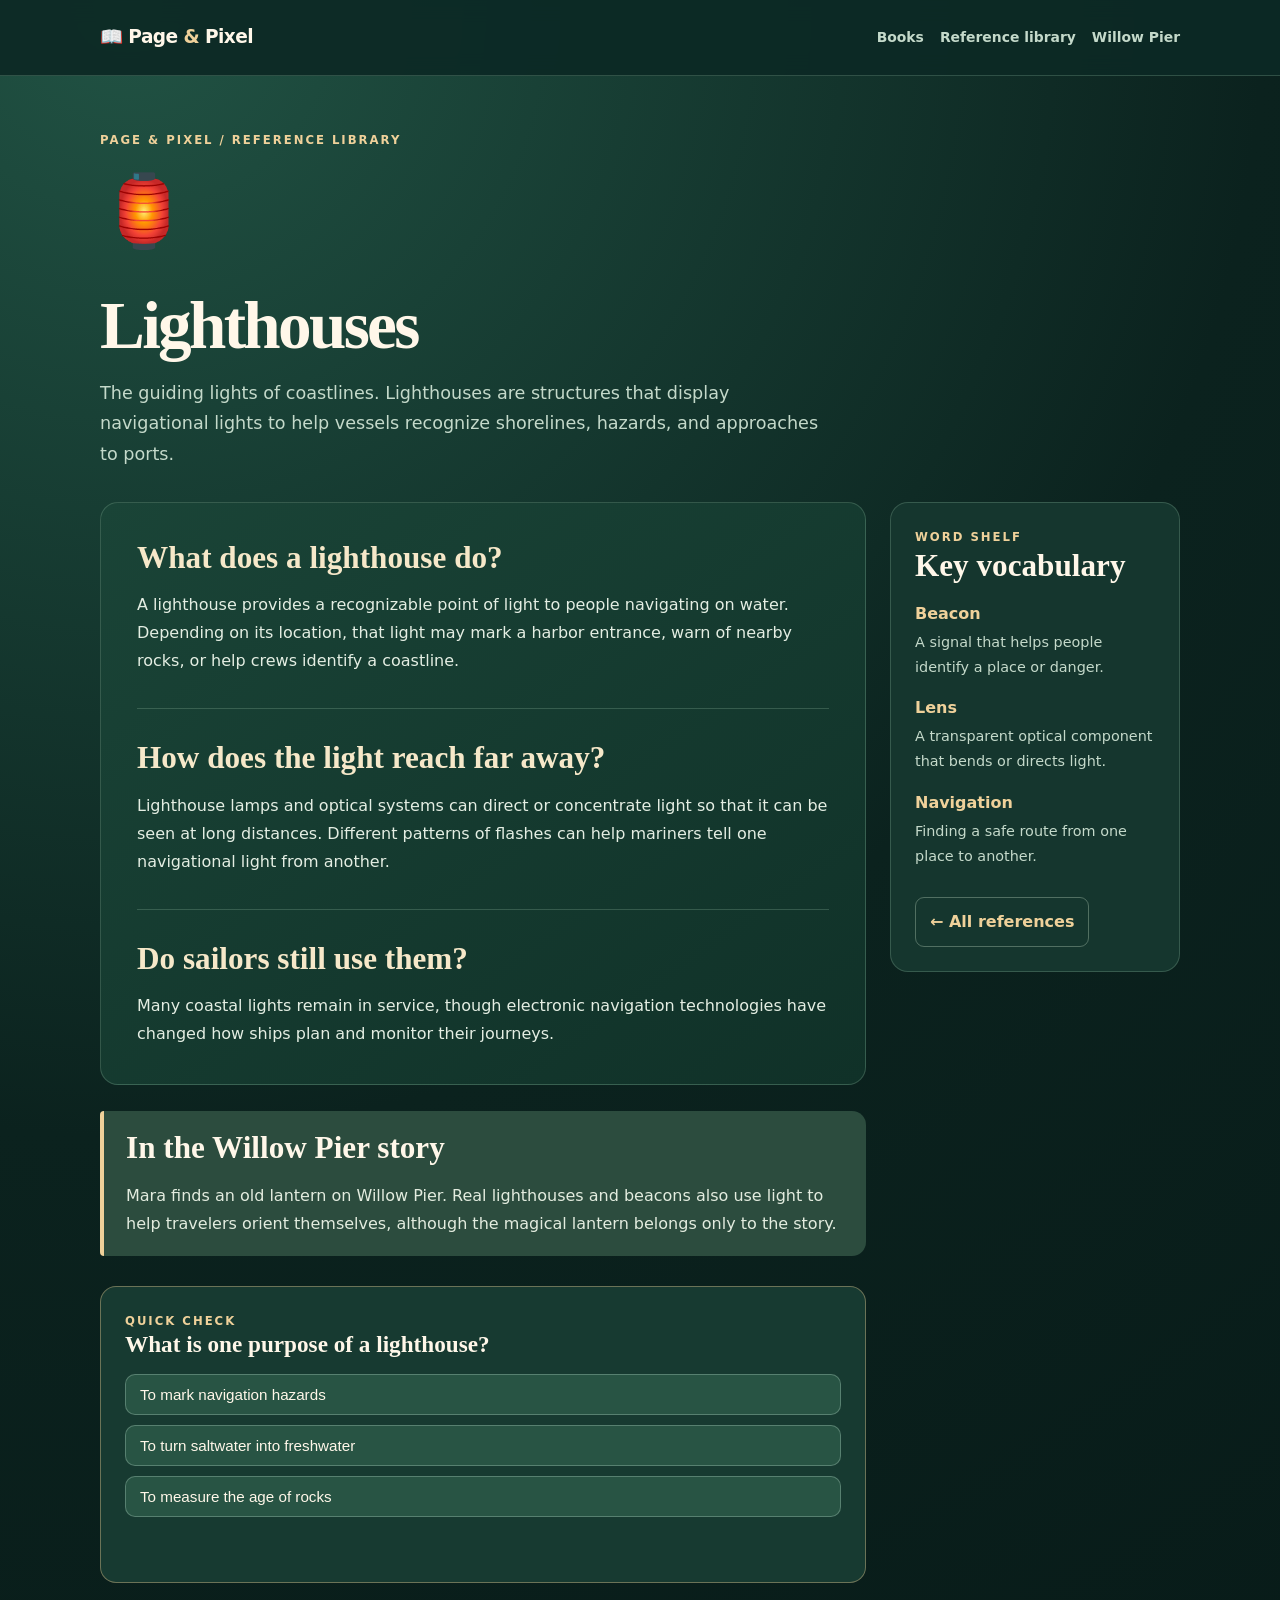
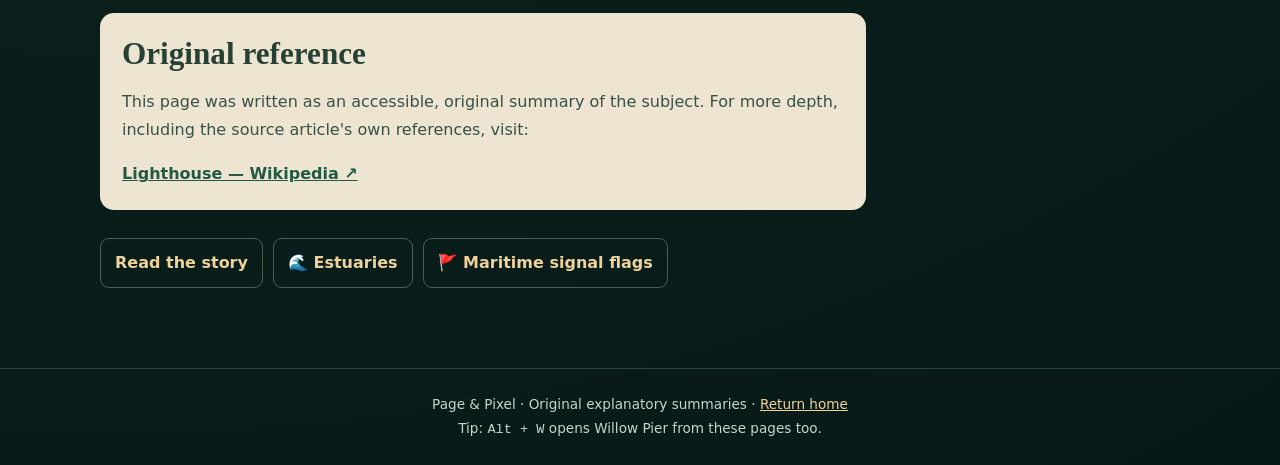
<file: references/lighthouses.html>
<!doctype html>
<html lang="en">
<head>
<meta charset="utf-8"><meta name="viewport" content="width=device-width,initial-scale=1">
<meta name="theme-color" content="#0b2421"><meta name="description" content="Lighthouses are structures that display navigational lights to help vessels recognize shorelines, hazards, and approaches to ports.">
<title>Lighthouses | Page &amp; Pixel</title>
<link rel="icon" type="image/svg+xml" href="../assets/img/bookmark.svg">
<link rel="stylesheet" href="../assets/css/references.css">
<script src="../assets/js/reference-quiz.js" defer></script>
</head>
<body>
<a href="#main" class="skip">Skip to main content</a>
<header class="top"><div class="top-inner"><a class="brand" href="../index.html">📖 Page <b>&amp;</b> Pixel</a><nav class="nav" aria-label="Site"><a href="../index.html#books">Books</a><a href="index.html">Reference library</a><a href="../willow-pier.html#reader">Willow Pier</a></nav></div></header>
<main id="main">
<div class="eyebrow">Page &amp; Pixel / Reference library</div><div class="hero-visual" aria-hidden="true">🏮</div><h1>Lighthouses</h1><p class="lead">The guiding lights of coastlines. Lighthouses are structures that display navigational lights to help vessels recognize shorelines, hazards, and approaches to ports.</p>
<div class="article"><div>
<article class="body-card"><section><h2>What does a lighthouse do?</h2><p>A lighthouse provides a recognizable point of light to people navigating on water. Depending on its location, that light may mark a harbor entrance, warn of nearby rocks, or help crews identify a coastline.</p></section><section><h2>How does the light reach far away?</h2><p>Lighthouse lamps and optical systems can direct or concentrate light so that it can be seen at long distances. Different patterns of flashes can help mariners tell one navigational light from another.</p></section><section><h2>Do sailors still use them?</h2><p>Many coastal lights remain in service, though electronic navigation technologies have changed how ships plan and monitor their journeys.</p></section></article>
<div class="story-callout"><h2>In the Willow Pier story</h2><p>Mara finds an old lantern on Willow Pier. Real lighthouses and beacons also use light to help travelers orient themselves, although the magical lantern belongs only to the story.</p></div>
<section class="quiz" data-quiz data-answer="0" aria-label="Quick review"><div class="eyebrow">Quick check</div><h2>What is one purpose of a lighthouse?</h2><div class="choices"><button type="button" data-option="0">To mark navigation hazards</button><button type="button" data-option="1">To turn saltwater into freshwater</button><button type="button" data-option="2">To measure the age of rocks</button></div><p tabindex="-1" role="status" class="quiz-feedback" aria-live="polite"></p></section>
<section class="source-box"><h2>Original reference</h2><p>This page was written as an accessible, original summary of the subject. For more depth, including the source article's own references, visit:</p><a href="https://en.wikipedia.org/wiki/Lighthouse" target="_blank" rel="noopener noreferrer">Lighthouse — Wikipedia ↗</a></section>
</div><aside class="side-card" aria-label="Vocabulary"><div class="eyebrow">Word shelf</div><h2>Key vocabulary</h2><dl><dt>Beacon</dt><dd>A signal that helps people identify a place or danger.</dd><dt>Lens</dt><dd>A transparent optical component that bends or directs light.</dd><dt>Navigation</dt><dd>Finding a safe route from one place to another.</dd></dl><div class="related-nav"><a href="index.html">← All references</a></div></aside></div>
<div class="related-nav"><a href="../willow-pier.html#reader">Read the story</a><a href="estuaries.html">🌊 Estuaries</a><a href="signal-flags.html">🚩 Maritime signal flags</a></div></main>
<footer class="page-foot">Page &amp; Pixel · Original explanatory summaries · <a href="../index.html">Return home</a><br>Tip: <kbd>Alt + W</kbd> opens Willow Pier from these pages too.</footer>
<script src="../assets/js/reference-shortcuts.js" defer></script>
</body></html>
</file>
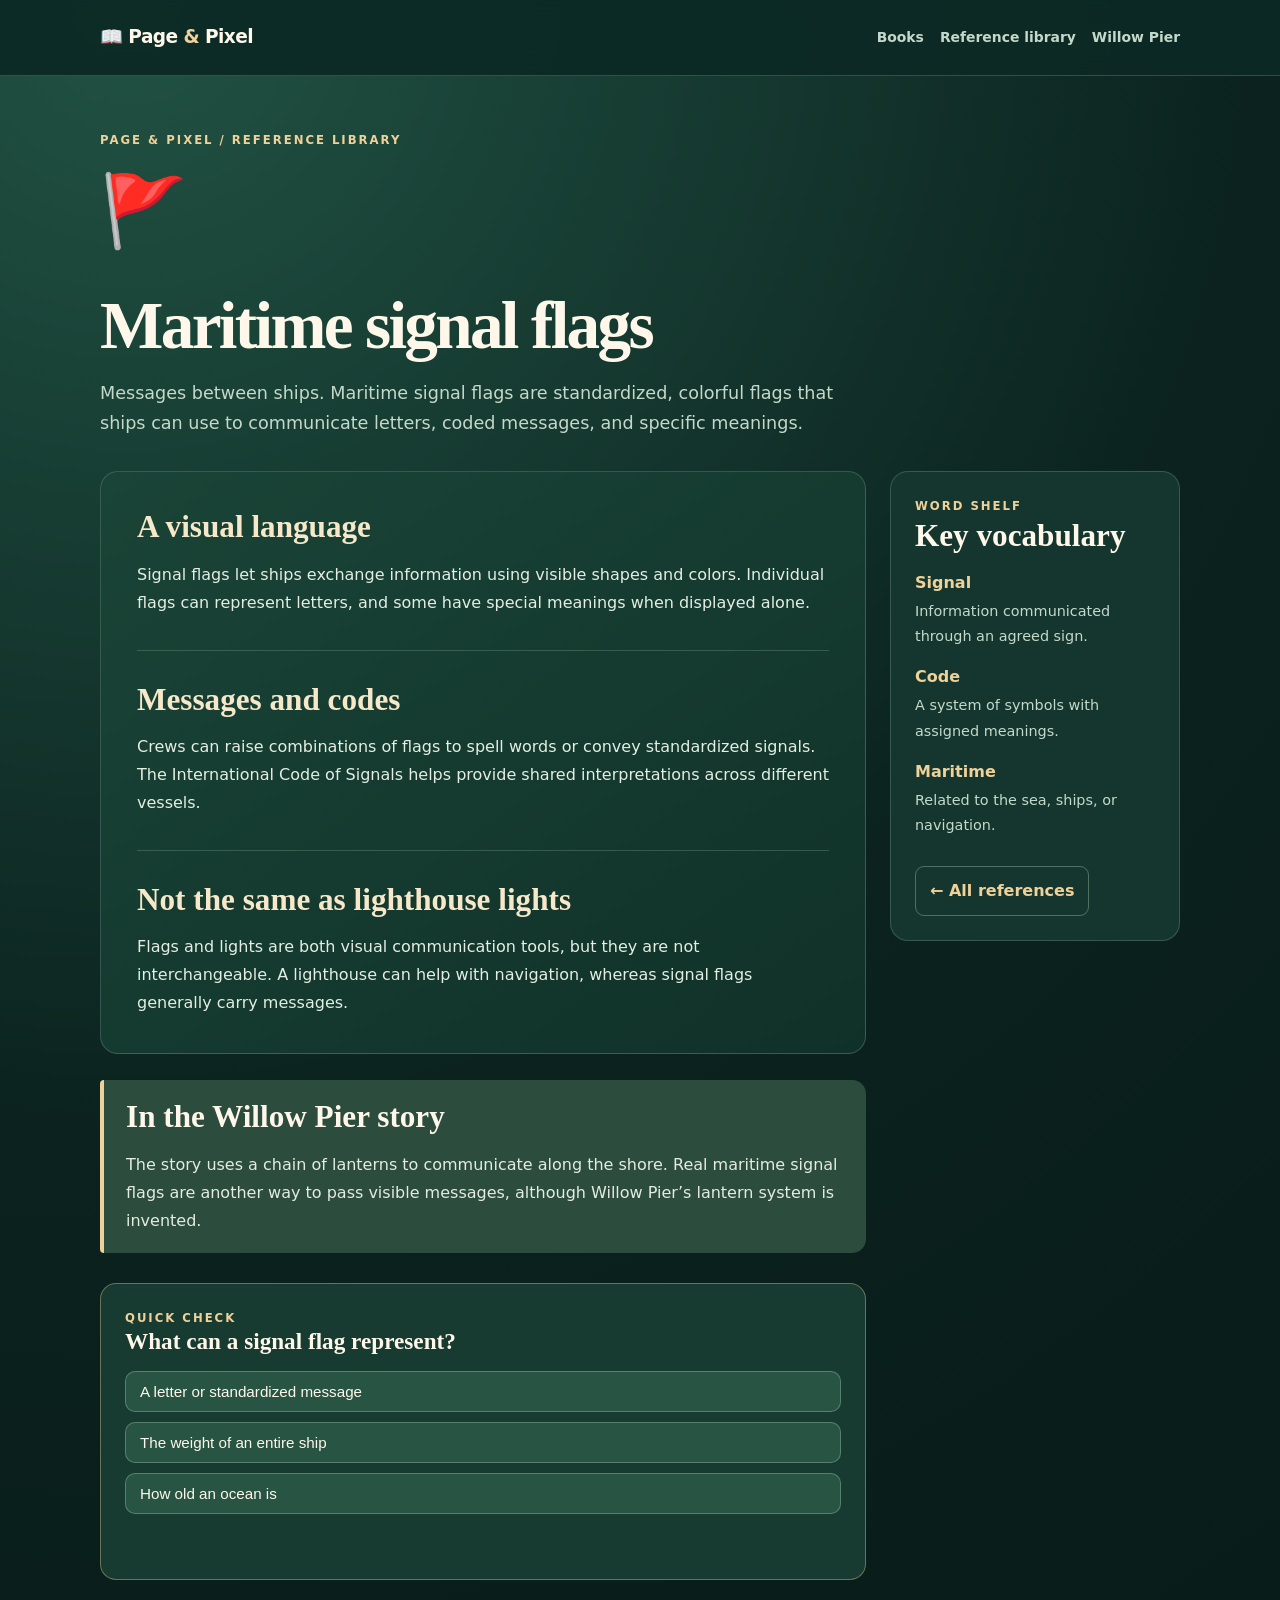
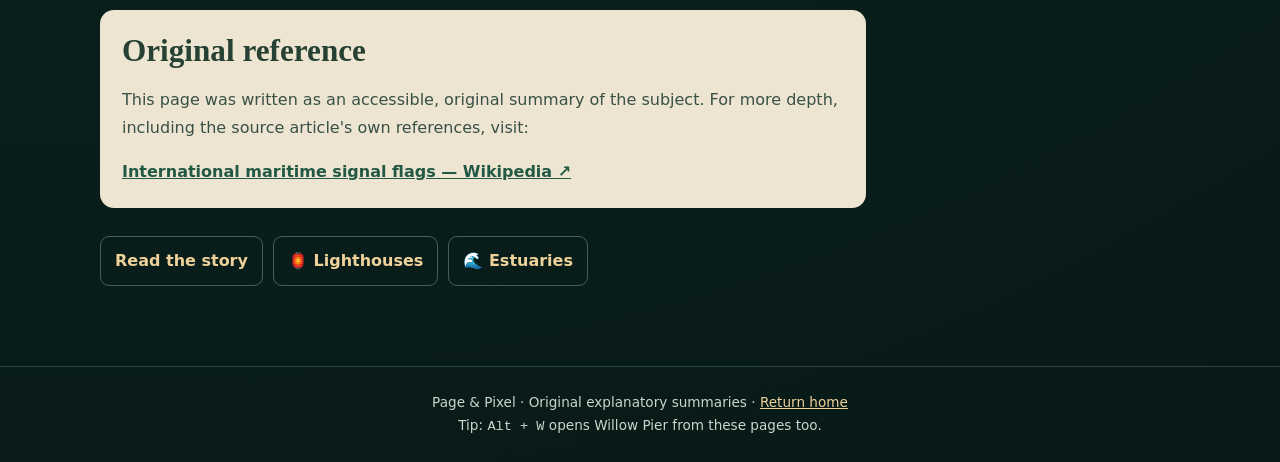
<file: references/signal-flags.html>
<!doctype html>
<html lang="en">
<head>
<meta charset="utf-8"><meta name="viewport" content="width=device-width,initial-scale=1">
<meta name="theme-color" content="#0b2421"><meta name="description" content="Maritime signal flags are standardized, colorful flags that ships can use to communicate letters, coded messages, and specific meanings.">
<title>Maritime signal flags | Page &amp; Pixel</title>
<link rel="icon" type="image/svg+xml" href="../assets/img/bookmark.svg">
<link rel="stylesheet" href="../assets/css/references.css">
<script src="../assets/js/reference-quiz.js" defer></script>
</head>
<body>
<a href="#main" class="skip">Skip to main content</a>
<header class="top"><div class="top-inner"><a class="brand" href="../index.html">📖 Page <b>&amp;</b> Pixel</a><nav class="nav" aria-label="Site"><a href="../index.html#books">Books</a><a href="index.html">Reference library</a><a href="../willow-pier.html#reader">Willow Pier</a></nav></div></header>
<main id="main">
<div class="eyebrow">Page &amp; Pixel / Reference library</div><div class="hero-visual" aria-hidden="true">🚩</div><h1>Maritime signal flags</h1><p class="lead">Messages between ships. Maritime signal flags are standardized, colorful flags that ships can use to communicate letters, coded messages, and specific meanings.</p>
<div class="article"><div>
<article class="body-card"><section><h2>A visual language</h2><p>Signal flags let ships exchange information using visible shapes and colors. Individual flags can represent letters, and some have special meanings when displayed alone.</p></section><section><h2>Messages and codes</h2><p>Crews can raise combinations of flags to spell words or convey standardized signals. The International Code of Signals helps provide shared interpretations across different vessels.</p></section><section><h2>Not the same as lighthouse lights</h2><p>Flags and lights are both visual communication tools, but they are not interchangeable. A lighthouse can help with navigation, whereas signal flags generally carry messages.</p></section></article>
<div class="story-callout"><h2>In the Willow Pier story</h2><p>The story uses a chain of lanterns to communicate along the shore. Real maritime signal flags are another way to pass visible messages, although Willow Pier’s lantern system is invented.</p></div>
<section class="quiz" data-quiz data-answer="0" aria-label="Quick review"><div class="eyebrow">Quick check</div><h2>What can a signal flag represent?</h2><div class="choices"><button type="button" data-option="0">A letter or standardized message</button><button type="button" data-option="1">The weight of an entire ship</button><button type="button" data-option="2">How old an ocean is</button></div><p tabindex="-1" role="status" class="quiz-feedback" aria-live="polite"></p></section>
<section class="source-box"><h2>Original reference</h2><p>This page was written as an accessible, original summary of the subject. For more depth, including the source article's own references, visit:</p><a href="https://en.wikipedia.org/wiki/Maritime_signal_flag" target="_blank" rel="noopener noreferrer">International maritime signal flags — Wikipedia ↗</a></section>
</div><aside class="side-card" aria-label="Vocabulary"><div class="eyebrow">Word shelf</div><h2>Key vocabulary</h2><dl><dt>Signal</dt><dd>Information communicated through an agreed sign.</dd><dt>Code</dt><dd>A system of symbols with assigned meanings.</dd><dt>Maritime</dt><dd>Related to the sea, ships, or navigation.</dd></dl><div class="related-nav"><a href="index.html">← All references</a></div></aside></div>
<div class="related-nav"><a href="../willow-pier.html#reader">Read the story</a><a href="lighthouses.html">🏮 Lighthouses</a><a href="estuaries.html">🌊 Estuaries</a></div></main>
<footer class="page-foot">Page &amp; Pixel · Original explanatory summaries · <a href="../index.html">Return home</a><br>Tip: <kbd>Alt + W</kbd> opens Willow Pier from these pages too.</footer>
<script src="../assets/js/reference-shortcuts.js" defer></script>
</body></html>
</file>
<file: assets/css/home.css>
:root {
      color-scheme: dark;
      --bg: #081a19;
      --surface: #112d28;
      --surface-light: #183d34;
      --text: #faf5e9;
      --muted: #bdd1c7;
      --gold: #efd19a;
      --gold-deep: #d6aa60;
      --border: rgba(207,234,215,.15);
      --shadow: 0 22px 70px rgba(0,0,0,.25);
      --max: 1120px;
    }
    *,*::before,*::after { box-sizing: border-box; }
    html { scroll-behavior: smooth; scroll-padding-top: 105px; }
    body {
      margin: 0;
      min-width: 320px;
      font: 400 16px/1.65 ui-sans-serif,system-ui,-apple-system,BlinkMacSystemFont,"Segoe UI",sans-serif;
      color: var(--text);
      background: var(--bg);
      overflow-x: hidden;
    }
    body::before {
      content:"";
      position: fixed;
      inset: 0;
      z-index: -1;
      pointer-events: none;
      background:
        radial-gradient(ellipse at 7% 9%,rgba(62,118,97,.27),transparent 33%),
        radial-gradient(ellipse at 92% 30%,rgba(24,75,67,.35),transparent 34%),
        radial-gradient(ellipse at 60% 100%,rgba(75,78,43,.12),transparent 36%);
    }
    a { color: inherit; }
    button,input { font: inherit; }
    button { cursor:pointer; }
    ::selection { background: var(--gold);color:#142a23; }
    :focus-visible { outline: 3px solid var(--gold);outline-offset: 4px; }
    .container { width:min(var(--max),calc(100% - 42px));margin-inline:auto; }
    .skip { position:absolute;top:-100px;left:16px;padding:11px 16px;background:var(--gold);color:#12251f;z-index:100; }
    .skip:focus { top:14px; }
    .progress { position:fixed;z-index:80;top:0;left:0;width:0;height:3px;background:linear-gradient(90deg,var(--gold-deep),#ffebb8);box-shadow:0 0 18px rgba(239,209,154,.5);pointer-events:none; }
    .site-header { position:sticky;z-index:50;top:0;border-bottom:1px solid var(--border);background:rgba(8,26,25,.76);backdrop-filter:blur(18px);-webkit-backdrop-filter:blur(18px); }
    .header-inner { display:flex;align-items:center;justify-content:space-between;min-height:77px;gap:22px; }
    .brand { display:inline-flex;gap:9px;align-items:center;text-decoration:none;font-size:1.27rem;font-weight:860;letter-spacing:-.05em;white-space:nowrap; }
    .brand .brand-mark { font-size:1.4rem; }
    .brand b { color:var(--gold); }
    .nav { display:flex;gap:5px;align-items:center; }
    .nav a { display:inline-block;padding:9px 14px;border-radius:10px;color:var(--muted);text-decoration:none;font-weight:680;font-size:.9rem;transition:color .2s,background .2s; }
    .nav a:hover,.nav a[aria-current="location"] { color:var(--gold);background:rgba(239,209,154,.1); }
    .nav-toggle { display:none;border:1px solid var(--border);background:var(--surface);color:var(--text);width:44px;height:44px;border-radius:12px;font-size:1.35rem;line-height:1; }
    .hero { position:relative;display:grid;grid-template-columns:minmax(0,1.25fr) minmax(275px,.8fr);gap:clamp(28px,6vw,74px);align-items:center;padding:clamp(72px,9vw,118px) 0 88px; }
    .eyebrow { display:inline-flex;gap:8px;align-items:center;color:var(--gold);font-weight:840;letter-spacing:.19em;text-transform:uppercase;font-size:.73rem; }
    .eyebrow .dot { width:7px;height:7px;border-radius:50%;background:var(--gold);box-shadow:0 0 16px var(--gold); }
    h1,h2,h3,p { overflow-wrap:break-word; }
    h1,h2,h3 { line-height:1.15; }
    h1 { max-width:750px;margin:17px 0 22px;font-size:clamp(3.05rem,6vw,5.85rem);letter-spacing:-.07em;font-weight:860; }
    .hero .accent { color:var(--gold); }
    .hero p { max-width:585px;margin:0 0 29px;color:var(--muted);line-height:1.85;font-size:1.04rem; }
    .buttons { display:flex;flex-wrap:wrap;gap:12px; }
    .button { display:inline-flex;align-items:center;gap:12px;justify-content:center;min-height:48px;padding:11px 20px;border-radius:12px;text-decoration:none;font-size:.95rem;font-weight:800;border:1px solid var(--gold);background:var(--gold);color:#1b2b22;transition:transform .24s,box-shadow .24s,background .24s; }
    .button:hover { transform:translateY(-3px);box-shadow:0 12px 24px rgba(0,0,0,.22);background:#ffdfa6; }
    .button.secondary { background:transparent;color:var(--text);border-color:rgba(239,209,154,.32); }
    .button.secondary:hover { background:rgba(239,209,154,.08); }
    .hero-visual { position:relative;min-height:370px;display:grid;place-items:center;isolation:isolate;border-radius:30px;border:1px solid rgba(239,209,154,.16);background:linear-gradient(145deg,rgba(46,106,85,.85),rgba(12,47,41,.98));box-shadow:var(--shadow);overflow:hidden; }
    .hero-visual::before,.hero-visual::after { content:"";position:absolute;border:1px solid rgba(239,209,154,.15);width:270px;height:270px;border-radius:50%; }
    .hero-visual::after { width:425px;height:425px; }
    .hero-visual .halo { position:absolute;inset:0;background:radial-gradient(circle at 50% 50%,rgba(239,209,154,.17),transparent 54%); }
    .hero-book { position:relative;z-index:1;font-size:clamp(7rem,15vw,10rem);line-height:1;filter:drop-shadow(0 22px 22px rgba(0,0,0,.35));animation:float 7s ease-in-out infinite; }
    .orbit { position:absolute;z-index:1;font-size:1.8rem;animation:bob 5s ease-in-out infinite; }
    .orbit.one { top:16%;left:15%;animation-delay:-1s; }
    .orbit.two { bottom:19%;right:15%;animation-delay:-2.5s; }
    .art-caption { position:absolute;z-index:1;bottom:21px;left:23px;color:#d5e8da;letter-spacing:.17em;text-transform:uppercase;font-size:.7rem;font-weight:750; }
    @keyframes float { 0%,100% { transform:translateY(0) rotate(-7deg); } 50% { transform:translateY(-15px) rotate(-3deg); } }
    @keyframes bob { 0%,100% { transform:translateY(0) rotate(-8deg); } 50% { transform:translateY(-10px) rotate(8deg); } }
    .stats { display:flex;gap:28px;flex-wrap:wrap;margin-top:35px; }
    .stat { display:flex;align-items:center;gap:9px;color:var(--muted);font-size:.85rem; }
    .stat strong { color:var(--gold);font-weight:850; }
    section.content-section { padding:22px 0 74px;scroll-margin-top:105px; }
    .section-top { display:flex;justify-content:space-between;align-items:end;gap:20px;margin-bottom:24px; }
    h2 { margin:10px 0 0;font-size:clamp(2rem,3.2vw,2.65rem);letter-spacing:-.055em; }
    .section-description { margin:10px 0 0;color:var(--muted);font-size:.96rem; }
    .search-wrap { display:flex;gap:9px;align-items:center;border:1px solid var(--border);border-radius:12px;background:rgba(22,55,47,.9);padding:0 13px;min-width:235px;transition:border-color .2s; }
    .search-wrap:focus-within { border-color:var(--gold); }
    .search-wrap span { color:var(--gold);font-size:1.1rem; }
    .search-wrap input { width:100%;min-height:44px;border:0;outline:0;background:transparent;color:var(--text);font-size:.88rem; }
    .search-wrap input::placeholder { color:#a9bdb1; }
    .cards { display:grid;grid-template-columns:repeat(3,minmax(0,1fr));gap:18px; }
    .card { display:flex;flex-direction:column;gap:11px;min-height:248px;padding:24px;border-radius:19px;border:1px solid var(--border);background:linear-gradient(147deg,rgba(32,72,60,.96),rgba(17,45,40,.96));color:inherit;text-decoration:none;position:relative;overflow:hidden;transition:transform .28s cubic-bezier(.2,.7,.2,1),border-color .28s,box-shadow .28s; }
    .card::before { content:"";position:absolute;top:0;left:0;right:0;height:2px;background:linear-gradient(90deg,transparent,rgba(239,209,154,.72),transparent);opacity:0;transition:opacity .3s; }
    .card:hover,.card:focus-visible { transform:translateY(-7px);border-color:rgba(239,209,154,.58);box-shadow:0 20px 42px rgba(0,0,0,.27); }
    .card:hover::before,.card:focus-visible::before { opacity:1; }
    .card .emoji { width:60px;height:60px;display:grid;place-items:center;font-size:2.3rem;line-height:1;border-radius:15px;background:rgba(255,255,255,.055); }
    .card h3 { margin:4px 0 0;letter-spacing:-.025em;font-size:1.1rem; }
    .card p { margin:0;flex:1;color:var(--muted);font-size:.9rem;line-height:1.65; }
    .card .card-link { display:inline-flex;align-items:center;gap:7px;margin-top:9px;color:var(--gold);font-weight:800;font-size:.85rem; }
    .card .card-link span { transition:transform .2s; }
    .card:hover .card-link span { transform:translateX(4px); }
    .card[hidden] { display:none; }
    .empty { padding:24px;color:var(--muted);background:var(--surface);border:1px dashed var(--border);border-radius:16px; }
    .about { display:flex;justify-content:space-between;align-items:center;gap:22px;border:1px solid var(--border);border-radius:22px;padding:35px;background:linear-gradient(125deg,rgba(31,76,62,.85),rgba(15,45,38,.96)); }
    .about p { color:var(--muted);max-width:700px;margin:12px 0 0;line-height:1.8; }
    .about-emoji { font-size:3rem; }
    footer { margin-top:10px;border-top:1px solid var(--border);padding:25px 0 34px;color:var(--muted);font-size:.85rem; }
    .footer-inner { display:flex;justify-content:space-between;gap:14px;flex-wrap:wrap; }
    footer a { color:var(--gold); }
    .to-top { position:fixed;right:21px;bottom:22px;z-index:40;display:grid;place-items:center;width:45px;height:45px;border:1px solid rgba(239,209,154,.4);border-radius:14px;background:#1e4439;color:var(--gold);box-shadow:var(--shadow);opacity:0;pointer-events:none;transform:translateY(12px);transition:opacity .24s,transform .24s; }
    .to-top.visible { opacity:1;pointer-events:auto;transform:translateY(0); }
    .reveal { opacity:0;transform:translateY(22px);transition:opacity .65s ease,transform .65s cubic-bezier(.2,.75,.2,1); }
    .reveal.is-visible { opacity:1;transform:none; }
    .cards .card:nth-child(2) { transition-delay:45ms; }
    .cards .card:nth-child(3) { transition-delay:90ms; }
    .cards .card:nth-child(4) { transition-delay:135ms; }
    .cards .card:nth-child(5) { transition-delay:180ms; }
    .cards .card:nth-child(6) { transition-delay:225ms; }
    .cards .card:nth-child(7) { transition-delay:270ms; }
    @media (max-width: 850px) {
      .hero { grid-template-columns:1fr;gap:35px;padding:65px 0 70px; }
      .hero-visual { min-height:265px; }
      .hero-book { font-size:8rem; }
      .cards { grid-template-columns:repeat(2,minmax(0,1fr)); }
    }
    @media (max-width: 610px) {
      .container { width:calc(100% - 32px); }
      .header-inner { min-height:68px; }
      .brand { font-size:1.2rem; }
      .nav-toggle { display:block; }
      .nav { display:none;position:absolute;top:calc(100% + 6px);left:16px;right:16px;flex-direction:column;align-items:stretch;padding:8px;border:1px solid var(--border);border-radius:15px;background:#14342d;box-shadow:0 15px 45px rgba(0,0,0,.45); }
      .nav.open { display:flex; }
      .nav a { padding:13px 16px; }
      h1 { font-size:clamp(2.75rem,11vw,4rem); }
      .hero { padding:48px 0 58px; }
      .hero-visual { min-height:228px; }
      .section-top { align-items:stretch;flex-direction:column; }
      .search-wrap { width:100%; }
      .cards { grid-template-columns:1fr; }
      .card { min-height:214px; }
      .about { padding:26px; }
      .about-emoji { display:none; }
      .stats { gap:12px 22px; }
      .footer-inner { flex-direction:column; }
    }
    @media (prefers-reduced-motion:reduce) {
      html { scroll-behavior:auto; }
      *,*::before,*::after { animation:none!important;transition:none!important; }
      .reveal { opacity:1!important;transform:none!important; }
    }


    .keyboard-hint { margin:-8px 0 23px;color:var(--muted);font-size:.84rem; }
    kbd { display:inline-block;padding:1px 7px;border:1px solid rgba(239,209,154,.35);border-radius:6px;background:#204439;color:var(--gold);font:700 .82em ui-monospace,monospace; }
    .math-layout { display:grid;grid-template-columns:minmax(0,1.3fr) minmax(250px,.8fr);gap:20px; }
    .math-panel,.math-aside { border:1px solid var(--border);border-radius:22px;padding:clamp(22px,3.2vw,35px);background:linear-gradient(150deg,#1f4b3e,#12322d);box-shadow:var(--shadow); }
    .math-panel-head { display:flex;justify-content:space-between;align-items:center;flex-wrap:wrap;gap:10px;margin-bottom:24px; }
    .math-tag { color:var(--gold);font-size:.72rem;letter-spacing:.14em;font-weight:850; }
    .math-score { color:var(--muted);font-size:.84rem; }
    .math-mode-label,.math-answer-label { display:block;margin-bottom:8px;color:var(--muted);font-size:.87rem;font-weight:700; }
    #mathMode { appearance:auto;width:100%;max-width:280px;background:#173b32;color:var(--text);border:1px solid #607d69;border-radius:10px;padding:10px 12px; }
    .math-question { margin:28px 0 24px;font-size:clamp(2.5rem,6vw,4.25rem);font-weight:850;letter-spacing:-.05em;color:var(--gold);line-height:1.2; }
    .math-answer-row { display:flex;gap:10px;flex-wrap:wrap; }
    .math-answer-row input { width:165px;flex:1 1 125px;min-width:0;background:#0f3029;border:1px solid #64816f;border-radius:11px;padding:11px 14px;color:var(--text); }
    .math-answer-row button,.math-next { background:var(--gold);border:1px solid var(--gold);border-radius:11px;padding:10px 17px;font-weight:800;color:#1b2b22; }
    .math-answer-row button:hover,.math-next:hover { background:#ffdfa6; }
    .math-answer-row button:disabled { opacity:.5;cursor:not-allowed; }
    .math-feedback { min-height:28px;margin:17px 0 14px;color:var(--muted);font-size:.91rem; }
    .math-feedback.correct { color:#ade8bd; }.math-feedback.incorrect { color:#f8c1a4; }
    .math-next { background:transparent;color:var(--gold);border-color:rgba(239,209,154,.45); }
    .math-next:hover { color:#173327; }
    .math-aside { display:flex;flex-direction:column;justify-content:center;align-items:flex-start;background:linear-gradient(145deg,#174238,#102d2a); }
    .math-aside-icon { font-size:3.4rem; }.math-aside h3 { margin:20px 0 4px;font-size:1.5rem;letter-spacing:-.04em; }
    .math-aside p { color:var(--muted);line-height:1.8;font-size:.93rem; }
    .math-mini-equations { display:flex;flex-wrap:wrap;gap:8px;margin-top:15px; }
    .math-mini-equations span { padding:8px 12px;border:1px solid var(--border);border-radius:10px;background:#0e2c27;font-size:.81rem;color:var(--gold); }
    @media(max-width:720px) { .math-layout { grid-template-columns:1fr; } }
    @media(max-width:430px) { .math-answer-row button { width:100%; } }
</file>
<file: assets/css/references.css>
:root{color-scheme:dark;--bg:#081a19;--panel:#15382f;--panel2:#1e493b;--gold:#efd19a;--text:#fff7e9;--muted:#c4d9ca;--border:#93baa344}
*{box-sizing:border-box}html{scroll-behavior:smooth}body{margin:0;min-width:320px;background:radial-gradient(circle at 10% 0%,#215344 0,#0b221e 48%,#071917 100%);color:var(--text);font:16px/1.75 system-ui,-apple-system,Segoe UI,sans-serif}
a{color:inherit}a:hover{color:var(--gold)}:focus-visible{outline:3px solid var(--gold);outline-offset:4px}
.skip{position:absolute;left:12px;top:-90px;background:var(--gold);color:#132f27;padding:9px 12px;z-index:10}.skip:focus{top:9px}
.top{position:sticky;top:0;z-index:5;background:#0c2925ed;backdrop-filter:blur(10px);border-bottom:1px solid var(--border)}
.top-inner{width:min(1080px,calc(100% - 40px));margin:auto;min-height:75px;display:flex;align-items:center;justify-content:space-between;gap:16px}
.brand{text-decoration:none;font-weight:850;letter-spacing:-.03em;font-size:1.16rem;white-space:nowrap}.brand b{color:var(--gold)}
.nav{display:flex;gap:16px;align-items:center;flex-wrap:wrap}.nav a{color:var(--muted);text-decoration:none;font-size:.87rem;font-weight:700}.nav a:hover,.nav a[aria-current]{color:var(--gold)}
main{width:min(1080px,calc(100% - 40px));margin:0 auto;padding:54px 0 80px}.eyebrow{text-transform:uppercase;letter-spacing:.17em;font-weight:800;font-size:.73rem;color:var(--gold)}
h1{font:700 clamp(2.45rem,6vw,4.2rem)/1.1 Georgia,serif;letter-spacing:-.04em;margin:15px 0 15px}h2{font:700 clamp(1.4rem,3vw,1.95rem)/1.2 Georgia,serif;margin:0 0 15px}
.lead{font-size:1.1rem;max-width:740px;color:var(--muted);margin:0 0 32px}.hero-visual{font-size:4.4rem;margin:0 0 10px}
.note{border:1px solid #dcb77e77;background:#243d32;border-radius:12px;padding:15px 18px;color:#f6e5c7;margin:20px 0 30px}
.tiles{display:grid;grid-template-columns:repeat(3,minmax(0,1fr));gap:18px;margin:30px 0}.tile{display:flex;flex-direction:column;gap:12px;padding:28px;border:1px solid var(--border);border-radius:18px;background:linear-gradient(145deg,#245242,#14372e);text-decoration:none;min-height:260px;transition:transform .2s,border-color .2s}.tile:hover{transform:translateY(-5px);border-color:#efd19a88;color:var(--text)}
.tile .icon{font-size:2.6rem}.tile h2{font:700 1.45rem Georgia,serif;margin:0}.tile p{margin:0;color:var(--muted);font-size:.94rem;flex:1}.tile .more,.btn{font-weight:800;color:var(--gold)}
.article{display:grid;grid-template-columns:minmax(0,1fr) 290px;gap:24px;align-items:start}.body-card,.side-card{border:1px solid var(--border);border-radius:18px;padding:clamp(21px,3.5vw,36px);background:linear-gradient(145deg,#1a4437,#103128)}
.body-card p{color:#e4eee3;margin:0 0 19px}.body-card section+section{margin-top:33px;border-top:1px solid var(--border);padding-top:30px}
.body-card h2{color:#f6e8c9}.body-card p:last-child{margin-bottom:0}.side-card{padding:24px;background:#15362e}.side-card p,.side-card li{color:var(--muted);font-size:.92rem}.side-card dl{margin:0}.side-card dt{color:var(--gold);font-weight:750;margin:14px 0 0}.side-card dd{margin:2px 0 0;color:var(--muted);font-size:.9rem}
.source-box{border-radius:14px;padding:22px;background:#ede5d1;color:#263e31;margin-top:30px}.source-box p{color:#385045}.source-box a{color:#225944;font-weight:800}.source-box h2{color:#264133}
.story-callout{border-left:4px solid var(--gold);padding:18px 22px;background:#2c4c3e;border-radius:4px 14px 14px 4px;margin:26px 0}.story-callout p{color:#e3ecdf;margin:0}
.quiz{margin:30px 0 0;border:1px solid #dfc08a6b;border-radius:16px;padding:24px;background:#173a31}.quiz h2{font-size:1.45rem}.choices{display:grid;gap:10px;margin-top:14px}.choices button{border:1px solid #9abcac6b;color:var(--text);background:#285444;padding:11px 14px;border-radius:10px;text-align:left;cursor:pointer;font-size:.95rem}.choices button:hover:not(:disabled){border-color:var(--gold)}.choices button:disabled{cursor:default;opacity:.85}.quiz-feedback{min-height:28px;color:var(--gold);margin:13px 0 0}
.page-foot{border-top:1px solid var(--border);padding:24px 20px;color:var(--muted);font-size:.85rem;text-align:center}.page-foot a{color:var(--gold)}
.related-nav{display:flex;gap:10px;flex-wrap:wrap;margin-top:28px}.related-nav a{display:inline-block;text-decoration:none;border:1px solid #c9e2c955;padding:10px 14px;border-radius:9px;color:var(--gold);font-weight:700}
@media(max-width:800px){.article{grid-template-columns:1fr}.tiles{grid-template-columns:repeat(2,minmax(0,1fr))}.nav{gap:9px}}
@media(max-width:520px){.tiles{grid-template-columns:1fr}.top-inner{width:calc(100% - 28px);min-height:69px}.nav a{font-size:.76rem}.brand{font-size:.98rem}main{width:calc(100% - 28px);padding-top:35px}.tile{min-height:200px}}
@media(prefers-reduced-motion:reduce){html{scroll-behavior:auto}.tile{transition:none}}
</file>
<file: assets/css/reader.css>
:root{color-scheme:dark;--bg:#081a19;--surface:#14362e;--paper:#efe6cf;--ink:#273830;--muted:#c0d4c8;--gold:#efd19a;--line:rgba(207,234,215,.17)}
    *{box-sizing:border-box}html{scroll-behavior:smooth}body{margin:0;min-width:320px;background:radial-gradient(circle at 15% 5%,#1b463b,#081a19 58%);color:#faf5e9;font:16px/1.65 system-ui,-apple-system,Segoe UI,sans-serif}
    a{color:inherit}.skip{position:absolute;left:12px;top:-80px;padding:8px 12px;background:var(--gold);color:#24382e;z-index:5}.skip:focus{top:10px}
    .top{position:sticky;top:0;background:#09201dcf;backdrop-filter:blur(14px);border-bottom:1px solid var(--line);z-index:4}
    .top-inner{max-width:980px;margin:auto;display:flex;align-items:center;justify-content:space-between;gap:14px;padding:14px 22px}
    .brand{text-decoration:none;font-size:1.1rem;font-weight:850;letter-spacing:-.04em}.brand b{color:var(--gold)}
    .back{font-weight:680;color:var(--gold);text-decoration:none;border:1px solid #efd19a50;border-radius:10px;padding:8px 12px}.back:hover{background:#efd19a16}
    main{width:min(840px,calc(100% - 32px));margin:40px auto 65px}.intro{text-align:center;margin-bottom:28px}.label{color:var(--gold);font-size:.76rem;letter-spacing:.17em;font-weight:800;text-transform:uppercase}
    h1{font:700 clamp(2rem,5vw,3.6rem)/1.12 Georgia,'Times New Roman',serif;letter-spacing:-.035em;margin:12px auto 13px;max-width:620px}.subtitle{color:var(--muted);margin:0 auto;max-width:560px}
    #reader{scroll-margin-top:96px}
    .reader{border:1px solid #efd19a55;border-radius:17px;overflow:hidden;box-shadow:0 20px 70px #0006;background:var(--paper);color:var(--ink)}
    .page{padding:clamp(24px,5vw,66px);animation:appear .25s ease}.page[hidden]{display:none}
    .page-head{display:flex;align-items:center;justify-content:space-between;border-bottom:1px solid #27463a33;padding-bottom:18px;margin-bottom:29px;color:#637266;font-size:.78rem;letter-spacing:.13em;text-transform:uppercase;font-weight:800}
    .chapter-title{color:#283d32;font:700 clamp(1.7rem,4vw,2.3rem)/1.2 Georgia,serif;margin:0 0 24px}
    .story p{font:clamp(1.06rem,2vw,1.18rem)/1.95 Georgia,'Times New Roman',serif;margin:0 0 1.1em}.story p:first-of-type::first-letter{float:left;font-size:3.8rem;line-height:.83;padding:9px 8px 0 0;color:#396352}
    .ornament{text-align:center;color:#6f8977;font-size:1.4rem;padding-top:18px}
    .controls{display:flex;align-items:center;justify-content:space-between;gap:10px;padding:17px 20px;background:#e5d9bc;border-top:1px solid #c6bda7;color:#38463b}
    button{cursor:pointer;border:1px solid #50715d;border-radius:9px;background:#2a5342;color:#fff8ea;padding:10px 16px;font:700 .9rem system-ui,-apple-system,Segoe UI,sans-serif;min-width:120px}
    button:hover:not(:disabled){background:#346a54}button:disabled{opacity:.35;cursor:not-allowed}.page-count{font-weight:800;font-size:.83rem;white-space:nowrap}
    .related{margin-top:40px;padding:20px 22px;border:1px solid #b6c8b6;border-radius:12px;background:#e5e7d3}
    .related h3{font:700 1.35rem Georgia,serif;margin:0 0 8px;color:#284b3a}
    .related p{font: .94rem/1.65 system-ui,sans-serif;color:#3f5348;margin:0 0 12px}
    .related ul{margin:0;padding-left:22px}.related li{margin:8px 0}.related a{color:#285c4b;text-underline-offset:3px;font-weight:650}
    .related a:hover{color:#122e25}
    .footer-note{text-align:center;color:var(--muted);font-size:.84rem;margin-top:26px}.footer-note a{color:var(--gold)}
    :focus-visible{outline:3px solid var(--gold);outline-offset:4px}@keyframes appear{from{opacity:.6;transform:translateY(6px)}to{opacity:1;transform:none}}
    @media(max-width:500px){.top-inner{padding:13px 16px}.back{font-size:.8rem}.controls{padding:13px 10px}button{min-width:0;padding:10px}.page-count{font-size:.75rem}}
    @media(prefers-reduced-motion:reduce){*,*::before,*::after{animation:none!important;scroll-behavior:auto!important}}

    kbd{display:inline-block;padding:1px 6px;border:1px solid #efd19a66;border-radius:5px;color:var(--gold);font:700 .85em ui-monospace,monospace;background:#23483b}
</file>
